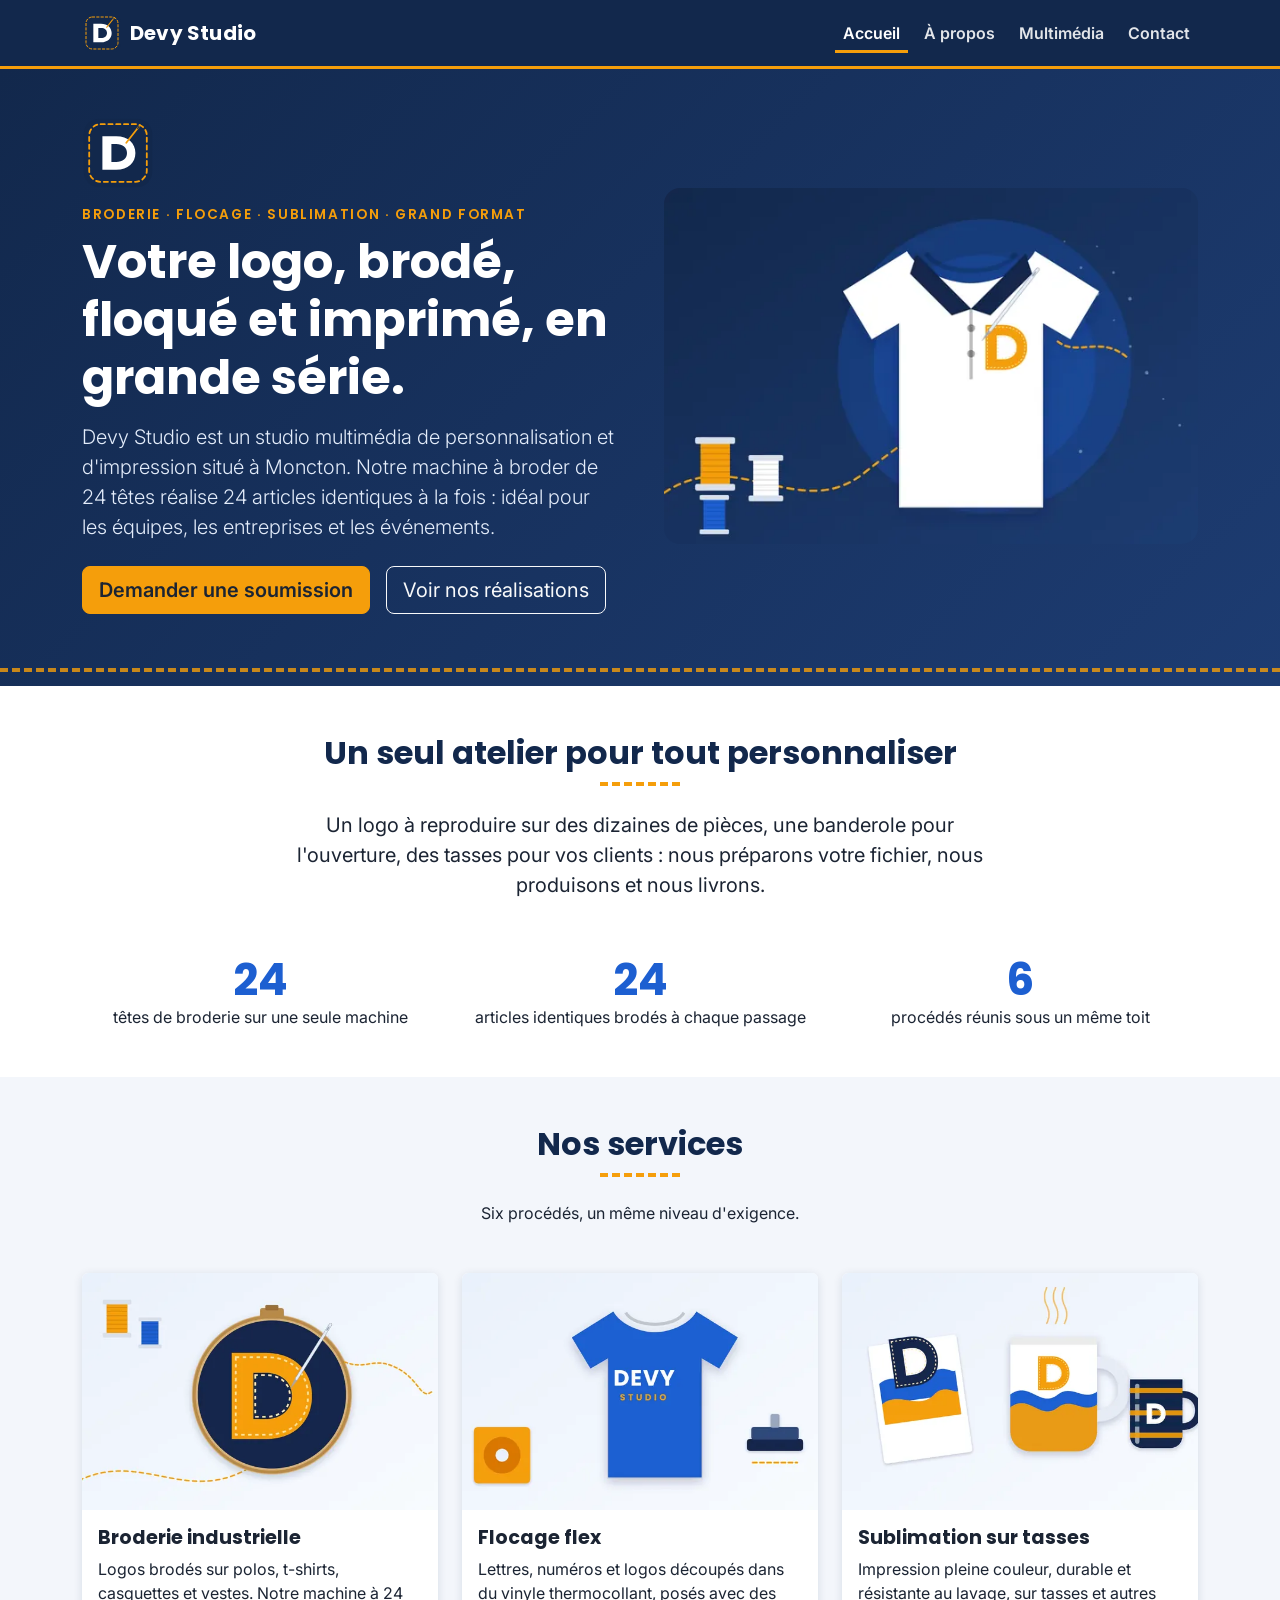
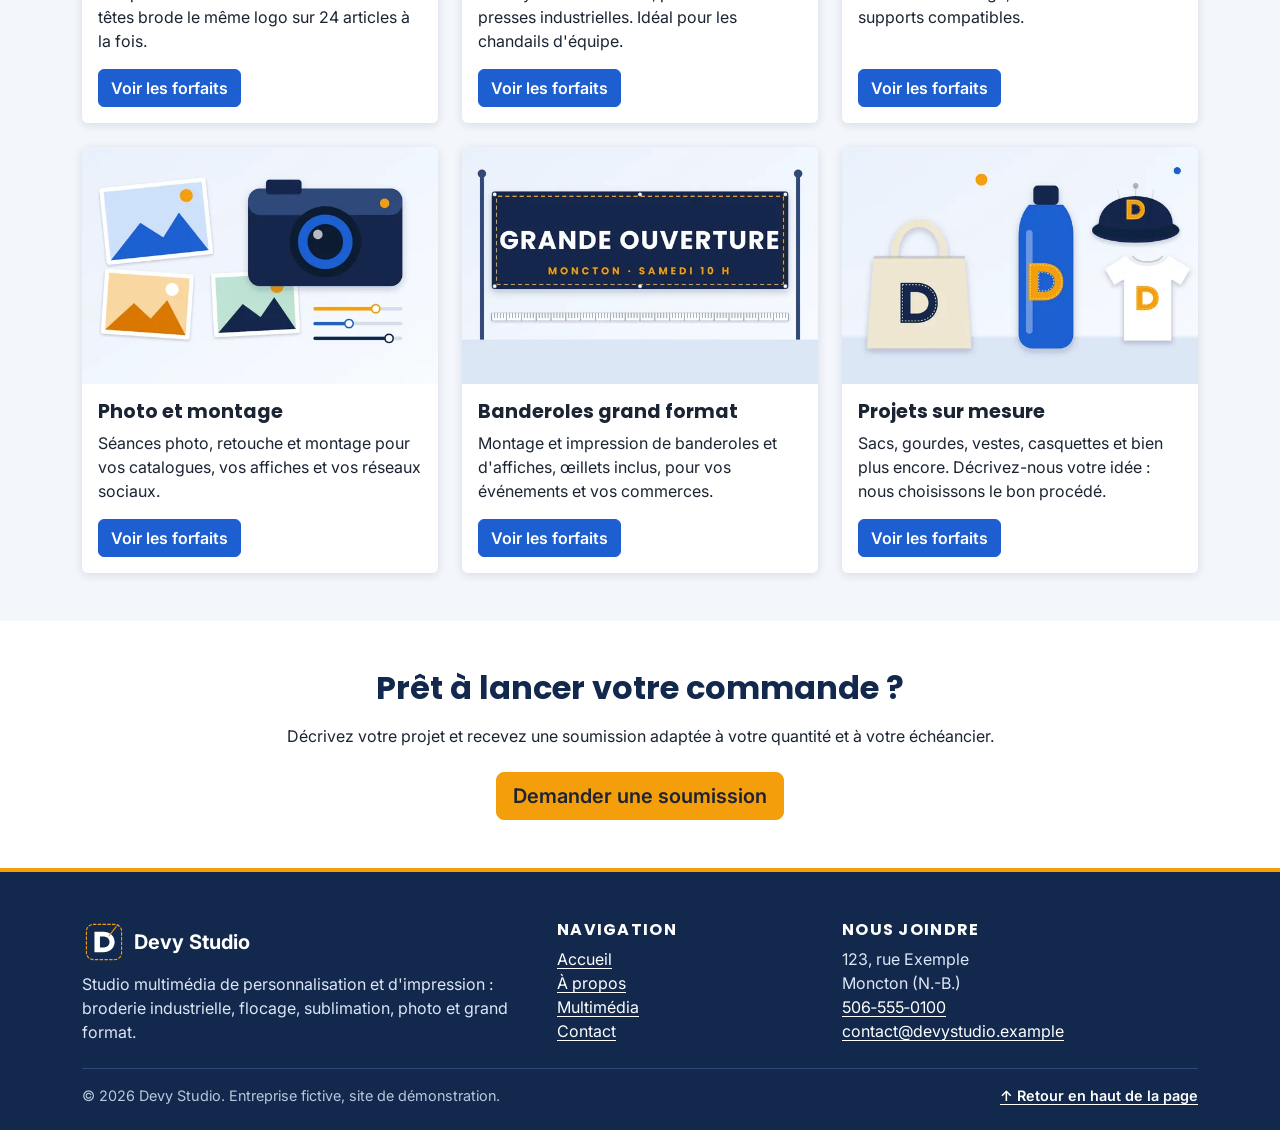
<file: index.html>
<!DOCTYPE html>
<html lang="fr">
<head>
    <meta charset="UTF-8">
    <meta name="viewport" content="width=device-width, initial-scale=1.0">
    <title>Broderie, flocage et impression à Moncton | Devy Studio</title>
    <meta name="description" content="Devy Studio : broderie industrielle 24 têtes, flocage flex, sublimation sur tasses, photo et banderoles à Moncton.">
    <meta name="theme-color" content="#12284C">
    <link rel="icon" type="image/svg+xml" href="images/logo.svg">
    <!-- Polices Google : Poppins (titres) et Inter (texte) -->
    <link rel="preconnect" href="https://fonts.googleapis.com">
    <link rel="preconnect" href="https://fonts.gstatic.com" crossorigin>
    <link href="https://fonts.googleapis.com/css2?family=Inter:wght@400;600&amp;family=Poppins:wght@600;700&amp;display=swap" rel="stylesheet">
    <!-- Bootstrap 5.3 -->
    <link href="https://cdn.jsdelivr.net/npm/bootstrap@5.3.8/dist/css/bootstrap.min.css" rel="stylesheet" integrity="sha384-sRIl4kxILFvY47J16cr9ZwB07vP4J8+LH7qKQnuqkuIAvNWLzeN8tE5YBujZqJLB" crossorigin="anonymous">
    <!-- Feuille de style personnalisée (chargée après Bootstrap pour pouvoir le personnaliser) -->
    <link rel="stylesheet" href="css/style.css">
</head>
<body id="haut">
    <a class="skip-link" href="#contenu">Aller au contenu principal</a>

    <!-- ===== EN-TÊTE ET NAVIGATION ===== -->
    <header class="site-header sticky-top">
        <nav class="navbar navbar-expand-lg bg-navy" data-bs-theme="dark" aria-label="Navigation principale">
            <div class="container">
                <a class="navbar-brand d-flex align-items-center gap-2" href="index.html">
                    <img src="images/logo.svg" alt="" width="40" height="40">
                    <span>Devy Studio</span>
                </a>
                <button class="navbar-toggler" type="button" data-bs-toggle="collapse" data-bs-target="#menuPrincipal"
                    aria-controls="menuPrincipal" aria-expanded="false" aria-label="Ouvrir ou fermer le menu">
                    <span class="navbar-toggler-icon"></span>
                </button>
                <div class="collapse navbar-collapse" id="menuPrincipal">
                    <ul class="navbar-nav ms-auto mb-2 mb-lg-0 gap-lg-2">
                        <li class="nav-item"><a class="nav-link active" href="index.html" aria-current="page">Accueil</a></li>
                        <li class="nav-item"><a class="nav-link" href="apropos.html">À propos</a></li>
                        <li class="nav-item"><a class="nav-link" href="multimedia.html">Multimédia</a></li>
                        <li class="nav-item"><a class="nav-link" href="contact.html">Contact</a></li>
                    </ul>
                </div>
            </div>
        </nav>
    </header>

    <main id="contenu" tabindex="-1">
        <!-- ===== HÉROS ===== -->
        <section class="hero pt-5 pb-5" aria-labelledby="titre-hero">
            <div class="container pb-4">
                <div class="row align-items-center g-4 g-lg-5">
                    <div class="col-12 col-lg-6">
                        <img src="images/logo.svg" alt="Logo de Devy Studio : la lettre D dans un carré bleu marine bordé de points de couture orange" width="72" height="72" class="mb-3">
                        <p class="eyebrow mb-2">Broderie · Flocage · Sublimation · Grand format</p>
                        <h1 id="titre-hero" class="display-5 mb-3">Votre logo, brodé, floqué et imprimé, en grande série.</h1>
                        <p class="lead mb-4">Devy Studio est un studio multimédia de personnalisation et d'impression situé à Moncton. Notre machine à broder de 24 têtes réalise 24 articles identiques à la fois : idéal pour les équipes, les entreprises et les événements.</p>
                        <div class="d-grid d-sm-flex gap-2 gap-sm-3">
                            <a class="btn btn-accent btn-lg" href="contact.html">Demander une soumission</a>
                            <a class="btn btn-outline-light btn-lg" href="multimedia.html">Voir nos réalisations</a>
                        </div>
                    </div>
                    <div class="col-12 col-lg-6 text-center">
                        <img src="images/hero-polo-600.webp" srcset="images/hero-polo-600.webp 600w, images/hero-polo-1200.webp 1200w" sizes="(min-width: 992px) 540px, 100vw" width="1200" height="800" alt="Polo blanc au col bleu marine portant un logo D brodé en orange, entouré de bobines de fil et d'une aiguille." class="img-fluid rounded-4" fetchpriority="high">
                    </div>
                </div>
            </div>
        </section>

        <!-- ===== INTRODUCTION ET CHIFFRES ===== -->
        <section class="py-5" aria-labelledby="titre-intro">
            <div class="container">
                <div class="row justify-content-center text-center">
                    <div class="col-12 col-lg-8">
                        <h2 id="titre-intro" class="section-title text-center">Un seul atelier pour tout personnaliser</h2>
                        <p class="fs-5 mt-4">Un logo à reproduire sur des dizaines de pièces, une banderole pour l'ouverture, des tasses pour vos clients : nous préparons votre fichier, nous produisons et nous livrons.</p>
                    </div>
                </div>
                <div class="row g-4 text-center mt-3">
                    <div class="col-12 col-sm-4">
                        <p class="stat-number">24</p>
                        <p class="mb-0">têtes de broderie sur une seule machine</p>
                    </div>
                    <div class="col-12 col-sm-4">
                        <p class="stat-number">24</p>
                        <p class="mb-0">articles identiques brodés à chaque passage</p>
                    </div>
                    <div class="col-12 col-sm-4">
                        <p class="stat-number">6</p>
                        <p class="mb-0">procédés réunis sous un même toit</p>
                    </div>
                </div>
            </div>
        </section>

        <!-- ===== SERVICES : grille Bootstrap 1 / 2 / 3 colonnes ===== -->
        <section id="services" class="py-5 bg-light-ds" aria-labelledby="titre-services">
            <div class="container">
                <h2 id="titre-services" class="section-title text-center mb-4">Nos services</h2>
                <p class="text-center mb-5">Six procédés, un même niveau d'exigence.</p>
                <div class="row g-4">
            <!-- Carte : Broderie industrielle -->
            <div class="col-12 col-md-6 col-lg-4">
                <article class="card service-card h-100">
                    <img src="images/service-broderie-600.webp" srcset="images/service-broderie-600.webp 600w, images/service-broderie-1200.webp 1200w" sizes="(min-width: 992px) 360px, (min-width: 768px) 50vw, 100vw" width="1200" height="800" alt="Cerceau de broderie avec un D orange cousu sur tissu bleu marine, aiguille et fil." class="card-img-top h-auto" loading="lazy">
                    <div class="card-body d-flex flex-column">
                        <h3 class="card-title">Broderie industrielle</h3>
                        <p class="card-text">Logos brodés sur polos, t-shirts, casquettes et vestes. Notre machine à 24 têtes brode le même logo sur 24 articles à la fois.</p>
                        <a class="btn btn-primary mt-auto align-self-start" href="apropos.html#forfaits">Voir les forfaits<span class="visually-hidden"> : Broderie industrielle</span></a>
                    </div>
                </article>
            </div>
            <!-- Carte : Flocage flex -->
            <div class="col-12 col-md-6 col-lg-4">
                <article class="card service-card h-100">
                    <img src="images/service-flocage-600.webp" srcset="images/service-flocage-600.webp 600w, images/service-flocage-1200.webp 1200w" sizes="(min-width: 992px) 360px, (min-width: 768px) 50vw, 100vw" width="1200" height="800" alt="T-shirt bleu portant le mot DEVY en vinyle blanc, avec un rouleau de vinyle orange et une presse à chaud." class="card-img-top h-auto" loading="lazy">
                    <div class="card-body d-flex flex-column">
                        <h3 class="card-title">Flocage flex</h3>
                        <p class="card-text">Lettres, numéros et logos découpés dans du vinyle thermocollant, posés avec des presses industrielles. Idéal pour les chandails d'équipe.</p>
                        <a class="btn btn-primary mt-auto align-self-start" href="apropos.html#forfaits">Voir les forfaits<span class="visually-hidden"> : Flocage flex</span></a>
                    </div>
                </article>
            </div>
            <!-- Carte : Sublimation sur tasses -->
            <div class="col-12 col-md-6 col-lg-4">
                <article class="card service-card h-100">
                    <img src="images/service-sublimation-600.webp" srcset="images/service-sublimation-600.webp 600w, images/service-sublimation-1200.webp 1200w" sizes="(min-width: 992px) 360px, (min-width: 768px) 50vw, 100vw" width="1200" height="800" alt="Feuille de transfert et deux tasses, une blanche et une bleu marine, imprimées par sublimation." class="card-img-top h-auto" loading="lazy">
                    <div class="card-body d-flex flex-column">
                        <h3 class="card-title">Sublimation sur tasses</h3>
                        <p class="card-text">Impression pleine couleur, durable et résistante au lavage, sur tasses et autres supports compatibles.</p>
                        <a class="btn btn-primary mt-auto align-self-start" href="apropos.html#forfaits">Voir les forfaits<span class="visually-hidden"> : Sublimation sur tasses</span></a>
                    </div>
                </article>
            </div>
            <!-- Carte : Photo et montage -->
            <div class="col-12 col-md-6 col-lg-4">
                <article class="card service-card h-100">
                    <img src="images/service-photo-600.webp" srcset="images/service-photo-600.webp 600w, images/service-photo-1200.webp 1200w" sizes="(min-width: 992px) 360px, (min-width: 768px) 50vw, 100vw" width="1200" height="800" alt="Appareil photo, trois photos imprimées et trois curseurs de retouche." class="card-img-top h-auto" loading="lazy">
                    <div class="card-body d-flex flex-column">
                        <h3 class="card-title">Photo et montage</h3>
                        <p class="card-text">Séances photo, retouche et montage pour vos catalogues, vos affiches et vos réseaux sociaux.</p>
                        <a class="btn btn-primary mt-auto align-self-start" href="apropos.html#forfaits">Voir les forfaits<span class="visually-hidden"> : Photo et montage</span></a>
                    </div>
                </article>
            </div>
            <!-- Carte : Banderoles grand format -->
            <div class="col-12 col-md-6 col-lg-4">
                <article class="card service-card h-100">
                    <img src="images/service-banderoles-600.webp" srcset="images/service-banderoles-600.webp 600w, images/service-banderoles-1200.webp 1200w" sizes="(min-width: 992px) 360px, (min-width: 768px) 50vw, 100vw" width="1200" height="800" alt="Banderole bleu marine « Grande ouverture » tendue entre deux poteaux, avec une règle graduée dessous." class="card-img-top h-auto" loading="lazy">
                    <div class="card-body d-flex flex-column">
                        <h3 class="card-title">Banderoles grand format</h3>
                        <p class="card-text">Montage et impression de banderoles et d'affiches, œillets inclus, pour vos événements et vos commerces.</p>
                        <a class="btn btn-primary mt-auto align-self-start" href="apropos.html#forfaits">Voir les forfaits<span class="visually-hidden"> : Banderoles grand format</span></a>
                    </div>
                </article>
            </div>
            <!-- Carte : Projets sur mesure -->
            <div class="col-12 col-md-6 col-lg-4">
                <article class="card service-card h-100">
                    <img src="images/service-sur-mesure-600.webp" srcset="images/service-sur-mesure-600.webp 600w, images/service-sur-mesure-1200.webp 1200w" sizes="(min-width: 992px) 360px, (min-width: 768px) 50vw, 100vw" width="1200" height="800" alt="Sac fourre-tout, gourde, casquette et t-shirt portant tous le logo D." class="card-img-top h-auto" loading="lazy">
                    <div class="card-body d-flex flex-column">
                        <h3 class="card-title">Projets sur mesure</h3>
                        <p class="card-text">Sacs, gourdes, vestes, casquettes et bien plus encore. Décrivez-nous votre idée : nous choisissons le bon procédé.</p>
                        <a class="btn btn-primary mt-auto align-self-start" href="apropos.html#forfaits">Voir les forfaits<span class="visually-hidden"> : Projets sur mesure</span></a>
                    </div>
                </article>
            </div>
                </div>
            </div>
        </section>

        <!-- ===== APPEL À L'ACTION ===== -->
        <section class="py-5" aria-labelledby="titre-cta">
            <div class="container text-center">
                <h2 id="titre-cta" class="mb-3">Prêt à lancer votre commande ?</h2>
                <p class="mb-4">Décrivez votre projet et recevez une soumission adaptée à votre quantité et à votre échéancier.</p>
                <a class="btn btn-accent btn-lg" href="contact.html">Demander une soumission</a>
            </div>
        </section>
    </main>

    <!-- ===== PIED DE PAGE ===== -->
    <footer class="site-footer">
        <div class="container">
            <div class="row g-4">
                <div class="col-12 col-md-5">
                    <p class="d-flex align-items-center gap-2 mb-2 fs-5 fw-bold text-white">
                        <img src="images/logo.svg" alt="" width="44" height="44">
                        Devy Studio
                    </p>
                    <p class="mb-0">Studio multimédia de personnalisation et d'impression : broderie industrielle, flocage, sublimation, photo et grand format.</p>
                </div>
                <div class="col-6 col-md-3">
                    <h2>Navigation</h2>
                    <ul class="list-unstyled mb-0">
                        <li><a href="index.html">Accueil</a></li>
                        <li><a href="apropos.html">À propos</a></li>
                        <li><a href="multimedia.html">Multimédia</a></li>
                        <li><a href="contact.html">Contact</a></li>
                    </ul>
                </div>
                <div class="col-6 col-md-4">
                    <h2>Nous joindre</h2>
                    <address>
                        123, rue Exemple<br>
                        Moncton (N.-B.)<br>
                        <a href="tel:+15065550100">506&#8209;555&#8209;0100</a><br>
                        <a href="mailto:contact@devystudio.example">contact@devystudio.example</a>
                    </address>
                </div>
            </div>
            <div class="legal d-flex flex-column flex-sm-row justify-content-between gap-2 mt-4 pt-3">
                <p class="mb-0">&copy; 2026 Devy Studio. Entreprise fictive, site de démonstration.</p>
                <p class="mb-0"><a class="retour-haut" href="#haut">&uarr; Retour en haut de la page</a></p>
            </div>
        </div>
    </footer>

    <!-- JavaScript de Bootstrap (menu hamburger, accordéon, fenêtre modale) -->
    <script src="https://cdn.jsdelivr.net/npm/bootstrap@5.3.8/dist/js/bootstrap.bundle.min.js" integrity="sha384-FKyoEForCGlyvwx9Hj09JcYn3nv7wiPVlz7YYwJrWVcXK/BmnVDxM+D2scQbITxI" crossorigin="anonymous"></script>
</body>
</html>
</file>
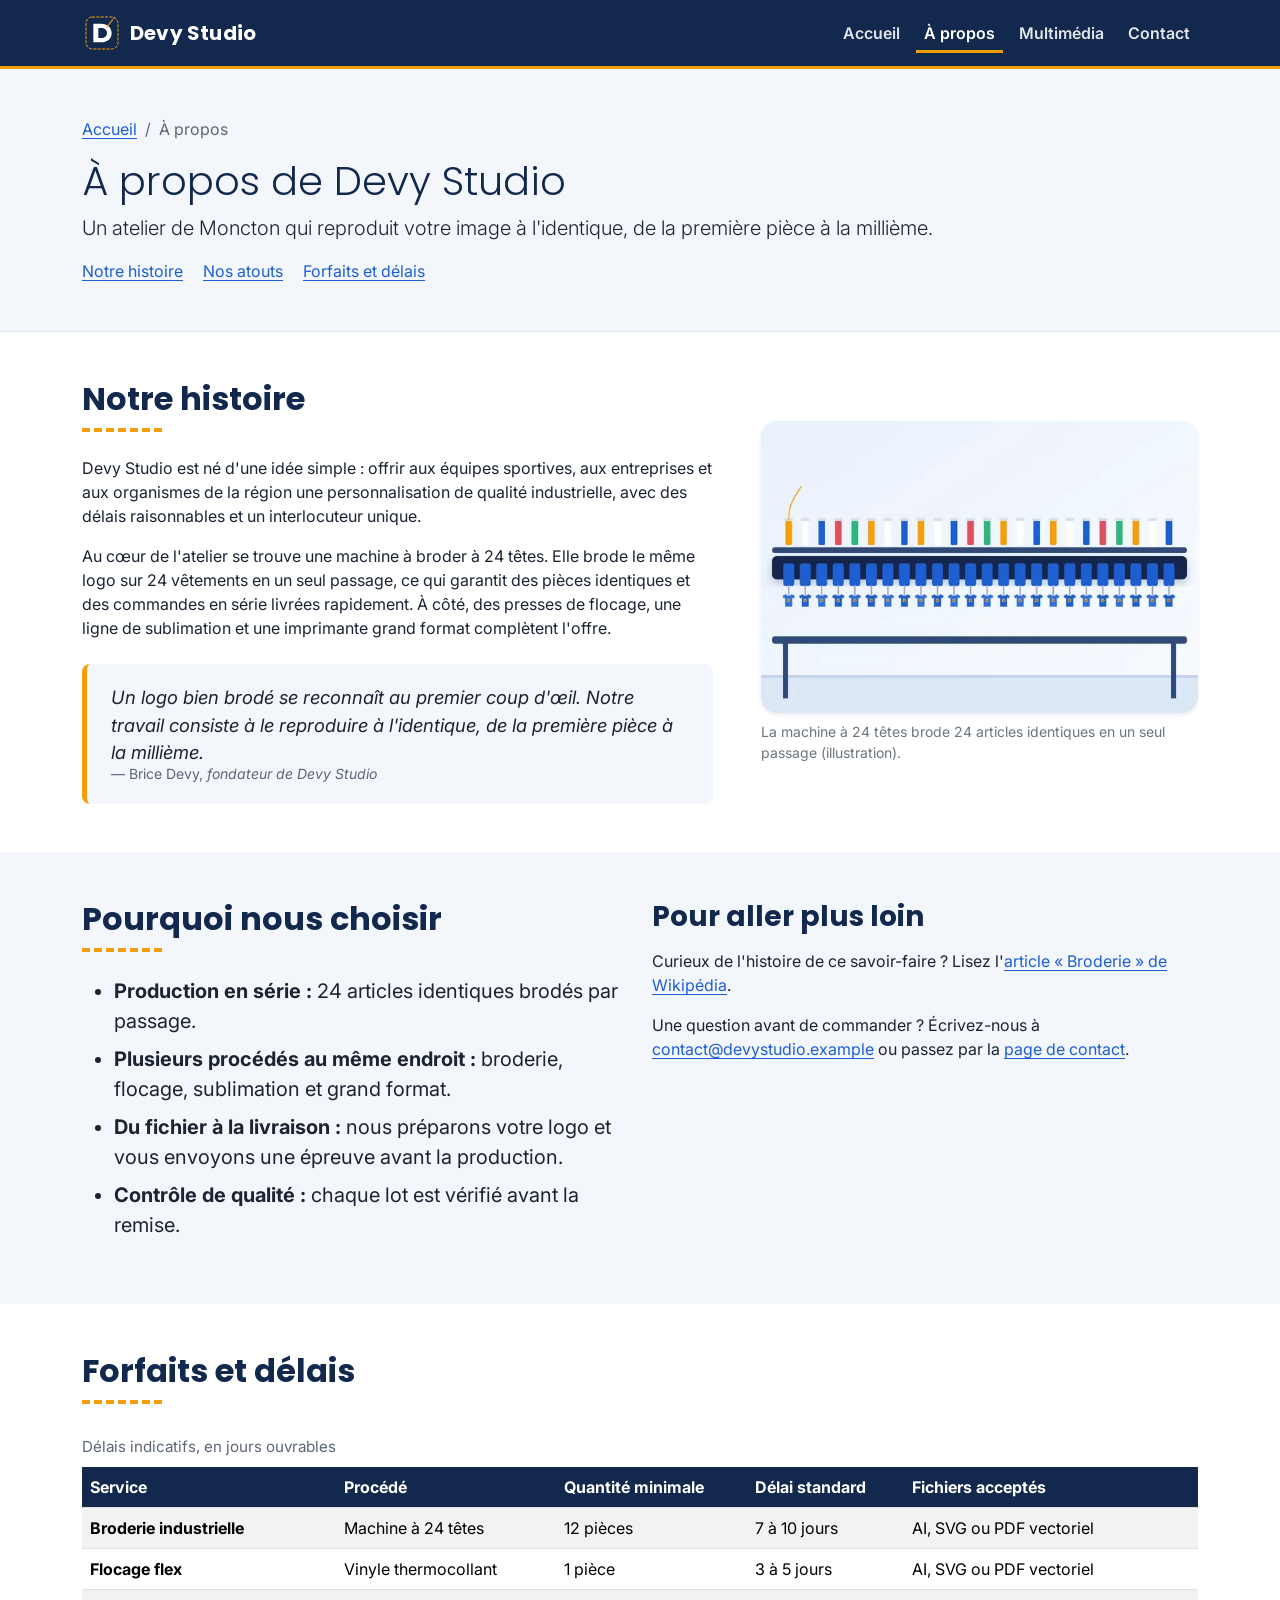
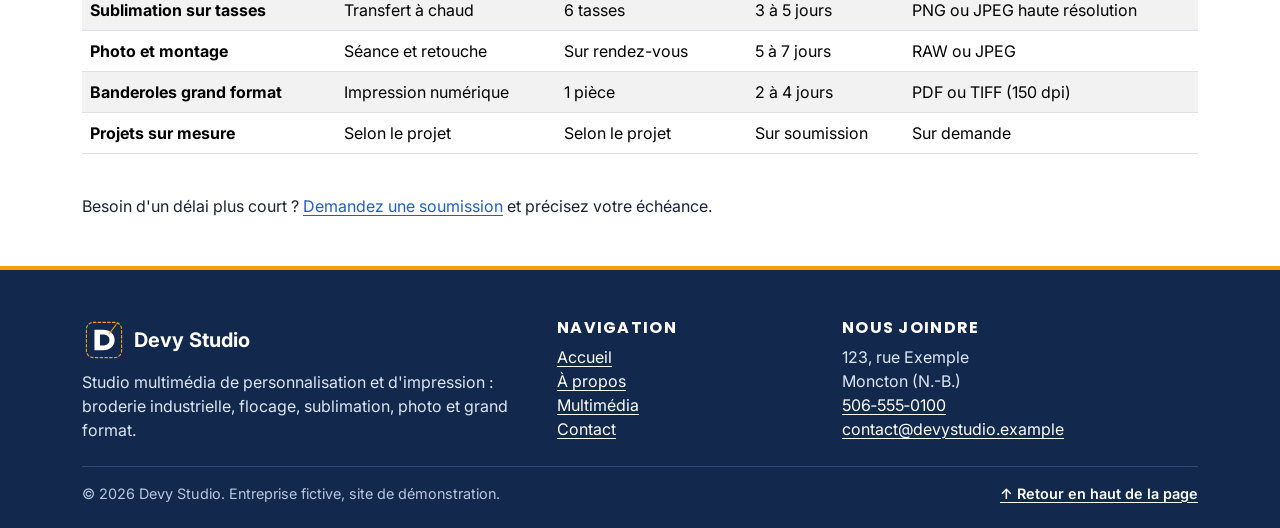
<file: apropos.html>
<!DOCTYPE html>
<html lang="fr">
<head>
    <meta charset="UTF-8">
    <meta name="viewport" content="width=device-width, initial-scale=1.0">
    <title>À propos | Devy Studio</title>
    <meta name="description" content="Découvrez Devy Studio, son atelier de Moncton, sa machine à broder de 24 têtes, ses forfaits et ses délais.">
    <meta name="theme-color" content="#12284C">
    <link rel="icon" type="image/svg+xml" href="images/logo.svg">
    <!-- Polices Google : Poppins (titres) et Inter (texte) -->
    <link rel="preconnect" href="https://fonts.googleapis.com">
    <link rel="preconnect" href="https://fonts.gstatic.com" crossorigin>
    <link href="https://fonts.googleapis.com/css2?family=Inter:wght@400;600&amp;family=Poppins:wght@600;700&amp;display=swap" rel="stylesheet">
    <!-- Bootstrap 5.3 -->
    <link href="https://cdn.jsdelivr.net/npm/bootstrap@5.3.8/dist/css/bootstrap.min.css" rel="stylesheet" integrity="sha384-sRIl4kxILFvY47J16cr9ZwB07vP4J8+LH7qKQnuqkuIAvNWLzeN8tE5YBujZqJLB" crossorigin="anonymous">
    <!-- Feuille de style personnalisée (chargée après Bootstrap pour pouvoir le personnaliser) -->
    <link rel="stylesheet" href="css/style.css">
</head>
<body id="haut">
    <a class="skip-link" href="#contenu">Aller au contenu principal</a>

    <!-- ===== EN-TÊTE ET NAVIGATION ===== -->
    <header class="site-header sticky-top">
        <nav class="navbar navbar-expand-lg bg-navy" data-bs-theme="dark" aria-label="Navigation principale">
            <div class="container">
                <a class="navbar-brand d-flex align-items-center gap-2" href="index.html">
                    <img src="images/logo.svg" alt="" width="40" height="40">
                    <span>Devy Studio</span>
                </a>
                <button class="navbar-toggler" type="button" data-bs-toggle="collapse" data-bs-target="#menuPrincipal"
                    aria-controls="menuPrincipal" aria-expanded="false" aria-label="Ouvrir ou fermer le menu">
                    <span class="navbar-toggler-icon"></span>
                </button>
                <div class="collapse navbar-collapse" id="menuPrincipal">
                    <ul class="navbar-nav ms-auto mb-2 mb-lg-0 gap-lg-2">
                        <li class="nav-item"><a class="nav-link" href="index.html">Accueil</a></li>
                        <li class="nav-item"><a class="nav-link active" href="apropos.html" aria-current="page">À propos</a></li>
                        <li class="nav-item"><a class="nav-link" href="multimedia.html">Multimédia</a></li>
                        <li class="nav-item"><a class="nav-link" href="contact.html">Contact</a></li>
                    </ul>
                </div>
            </div>
        </nav>
    </header>

    <main id="contenu" tabindex="-1">
        <!-- ===== EN-TÊTE DE PAGE ===== -->
        <section class="page-header py-4 py-lg-5">
            <div class="container">
                <nav aria-label="Fil d'Ariane">
                    <ol class="breadcrumb mb-3">
                        <li class="breadcrumb-item"><a href="index.html">Accueil</a></li>
                        <li class="breadcrumb-item active" aria-current="page">À propos</li>
                    </ol>
                </nav>
                <h1 class="display-6 mb-2">À propos de Devy Studio</h1>
                <p class="lead mb-3">Un atelier de Moncton qui reproduit votre image à l'identique, de la première pièce à la millième.</p>
                <!-- Ancres internes vers les sections de la page -->
                <ul class="list-inline mb-0">
                    <li class="list-inline-item me-3"><a href="#histoire">Notre histoire</a></li>
                    <li class="list-inline-item me-3"><a href="#atouts">Nos atouts</a></li>
                    <li class="list-inline-item"><a href="#forfaits">Forfaits et délais</a></li>
                </ul>
            </div>
        </section>

        <!-- ===== HISTOIRE ===== -->
        <section id="histoire" class="py-5" aria-labelledby="titre-histoire">
            <div class="container">
                <div class="row align-items-center g-4 g-lg-5">
                    <div class="col-12 col-lg-7">
                        <h2 id="titre-histoire" class="section-title mb-4">Notre histoire</h2>
                        <p>Devy Studio est né d'une idée simple : offrir aux équipes sportives, aux entreprises et aux organismes de la région une personnalisation de qualité industrielle, avec des délais raisonnables et un interlocuteur unique.</p>
                        <p>Au cœur de l'atelier se trouve une machine à broder à 24 têtes. Elle brode le même logo sur 24 vêtements en un seul passage, ce qui garantit des pièces identiques et des commandes en série livrées rapidement. À côté, des presses de flocage, une ligne de sublimation et une imprimante grand format complètent l'offre.</p>
                        <figure class="citation mt-4">
                            <blockquote class="blockquote">
                                <p>Un logo bien brodé se reconnaît au premier coup d'œil. Notre travail consiste à le reproduire à l'identique, de la première pièce à la millième.</p>
                            </blockquote>
                            <figcaption class="blockquote-footer">Brice Devy, <cite>fondateur de Devy Studio</cite></figcaption>
                        </figure>
                    </div>
                    <div class="col-12 col-lg-5">
                        <figure class="mb-0">
                            <img src="images/atelier-24-tetes-600.webp" srcset="images/atelier-24-tetes-600.webp 600w, images/atelier-24-tetes-1200.webp 1200w" sizes="(min-width: 992px) 440px, 100vw" width="1200" height="800" alt="Machine à broder à 24 têtes brodant le même logo D sur 24 t-shirts bleus en même temps." class="img-fluid rounded-4 shadow-sm" loading="lazy">
                            <figcaption class="small text-secondary mt-2">La machine à 24 têtes brode 24 articles identiques en un seul passage (illustration).</figcaption>
                        </figure>
                    </div>
                </div>
            </div>
        </section>

        <!-- ===== ATOUTS (liste) ===== -->
        <section id="atouts" class="py-5 bg-light-ds" aria-labelledby="titre-atouts">
            <div class="container">
                <div class="row g-4">
                    <div class="col-12 col-md-6">
                        <h2 id="titre-atouts" class="section-title mb-4">Pourquoi nous choisir</h2>
                        <ul class="fs-5">
                            <li class="mb-2"><strong>Production en série :</strong> 24 articles identiques brodés par passage.</li>
                            <li class="mb-2"><strong>Plusieurs procédés au même endroit :</strong> broderie, flocage, sublimation et grand format.</li>
                            <li class="mb-2"><strong>Du fichier à la livraison :</strong> nous préparons votre logo et vous envoyons une épreuve avant la production.</li>
                            <li><strong>Contrôle de qualité :</strong> chaque lot est vérifié avant la remise.</li>
                        </ul>
                    </div>
                    <div class="col-12 col-md-6">
                        <h2 class="h3 mb-3">Pour aller plus loin</h2>
                        <p>Curieux de l'histoire de ce savoir-faire ? Lisez l'<a href="https://fr.wikipedia.org/wiki/Broderie" target="_blank" rel="noopener noreferrer">article « Broderie » de Wikipédia<span class="visually-hidden"> (s'ouvre dans un nouvel onglet)</span></a>.</p>
                        <p class="mb-0">Une question avant de commander ? Écrivez-nous à <a href="mailto:contact@devystudio.example?subject=Question%20avant%20commande">contact@devystudio.example</a> ou passez par la <a href="contact.html">page de contact</a>.</p>
                    </div>
                </div>
            </div>
        </section>

        <!-- ===== TABLEAU : forfaits et délais ===== -->
        <section id="forfaits" class="py-5" aria-labelledby="titre-forfaits">
            <div class="container">
                <h2 id="titre-forfaits" class="section-title mb-4">Forfaits et délais</h2>
                <p class="small text-secondary d-lg-none mb-2">Faites glisser le tableau vers la gauche pour voir toutes les colonnes.</p>
                <!-- .table-responsive : le tableau défile dans son conteneur sur téléphone, sans faire défiler la page.
                     tabindex et role permettent de le faire défiler au clavier. -->
                <section class="table-responsive" tabindex="0" aria-label="Tableau des forfaits et des délais par service">
                    <table class="table table-ds table-striped table-hover align-middle">
                        <caption class="caption-top">Délais indicatifs, en jours ouvrables</caption>
                        <thead>
                            <tr>
                                <th scope="col">Service</th>
                                <th scope="col">Procédé</th>
                                <th scope="col">Quantité minimale</th>
                                <th scope="col">Délai standard</th>
                                <th scope="col">Fichiers acceptés</th>
                            </tr>
                        </thead>
                        <tbody>
                            <tr>
                                <th scope="row">Broderie industrielle</th>
                                <td>Machine à 24 têtes</td>
                                <td>12 pièces</td>
                                <td>7 à 10 jours</td>
                                <td>AI, SVG ou PDF vectoriel</td>
                            </tr>
                            <tr>
                                <th scope="row">Flocage flex</th>
                                <td>Vinyle thermocollant</td>
                                <td>1 pièce</td>
                                <td>3 à 5 jours</td>
                                <td>AI, SVG ou PDF vectoriel</td>
                            </tr>
                            <tr>
                                <th scope="row">Sublimation sur tasses</th>
                                <td>Transfert à chaud</td>
                                <td>6 tasses</td>
                                <td>3 à 5 jours</td>
                                <td>PNG ou JPEG haute résolution</td>
                            </tr>
                            <tr>
                                <th scope="row">Photo et montage</th>
                                <td>Séance et retouche</td>
                                <td>Sur rendez-vous</td>
                                <td>5 à 7 jours</td>
                                <td>RAW ou JPEG</td>
                            </tr>
                            <tr>
                                <th scope="row">Banderoles grand format</th>
                                <td>Impression numérique</td>
                                <td>1 pièce</td>
                                <td>2 à 4 jours</td>
                                <td>PDF ou TIFF (150 dpi)</td>
                            </tr>
                            <tr>
                                <th scope="row">Projets sur mesure</th>
                                <td>Selon le projet</td>
                                <td>Selon le projet</td>
                                <td>Sur soumission</td>
                                <td>Sur demande</td>
                            </tr>
                        </tbody>
                    </table>
                </section>
                <p class="mt-4 mb-0">Besoin d'un délai plus court ? <a href="contact.html">Demandez une soumission</a> et précisez votre échéance.</p>
            </div>
        </section>
    </main>

    <!-- ===== PIED DE PAGE ===== -->
    <footer class="site-footer">
        <div class="container">
            <div class="row g-4">
                <div class="col-12 col-md-5">
                    <p class="d-flex align-items-center gap-2 mb-2 fs-5 fw-bold text-white">
                        <img src="images/logo.svg" alt="" width="44" height="44">
                        Devy Studio
                    </p>
                    <p class="mb-0">Studio multimédia de personnalisation et d'impression : broderie industrielle, flocage, sublimation, photo et grand format.</p>
                </div>
                <div class="col-6 col-md-3">
                    <h2>Navigation</h2>
                    <ul class="list-unstyled mb-0">
                        <li><a href="index.html">Accueil</a></li>
                        <li><a href="apropos.html">À propos</a></li>
                        <li><a href="multimedia.html">Multimédia</a></li>
                        <li><a href="contact.html">Contact</a></li>
                    </ul>
                </div>
                <div class="col-6 col-md-4">
                    <h2>Nous joindre</h2>
                    <address>
                        123, rue Exemple<br>
                        Moncton (N.-B.)<br>
                        <a href="tel:+15065550100">506&#8209;555&#8209;0100</a><br>
                        <a href="mailto:contact@devystudio.example">contact@devystudio.example</a>
                    </address>
                </div>
            </div>
            <div class="legal d-flex flex-column flex-sm-row justify-content-between gap-2 mt-4 pt-3">
                <p class="mb-0">&copy; 2026 Devy Studio. Entreprise fictive, site de démonstration.</p>
                <p class="mb-0"><a class="retour-haut" href="#haut">&uarr; Retour en haut de la page</a></p>
            </div>
        </div>
    </footer>

    <!-- JavaScript de Bootstrap (menu hamburger, accordéon, fenêtre modale) -->
    <script src="https://cdn.jsdelivr.net/npm/bootstrap@5.3.8/dist/js/bootstrap.bundle.min.js" integrity="sha384-FKyoEForCGlyvwx9Hj09JcYn3nv7wiPVlz7YYwJrWVcXK/BmnVDxM+D2scQbITxI" crossorigin="anonymous"></script>
</body>
</html>
</file>
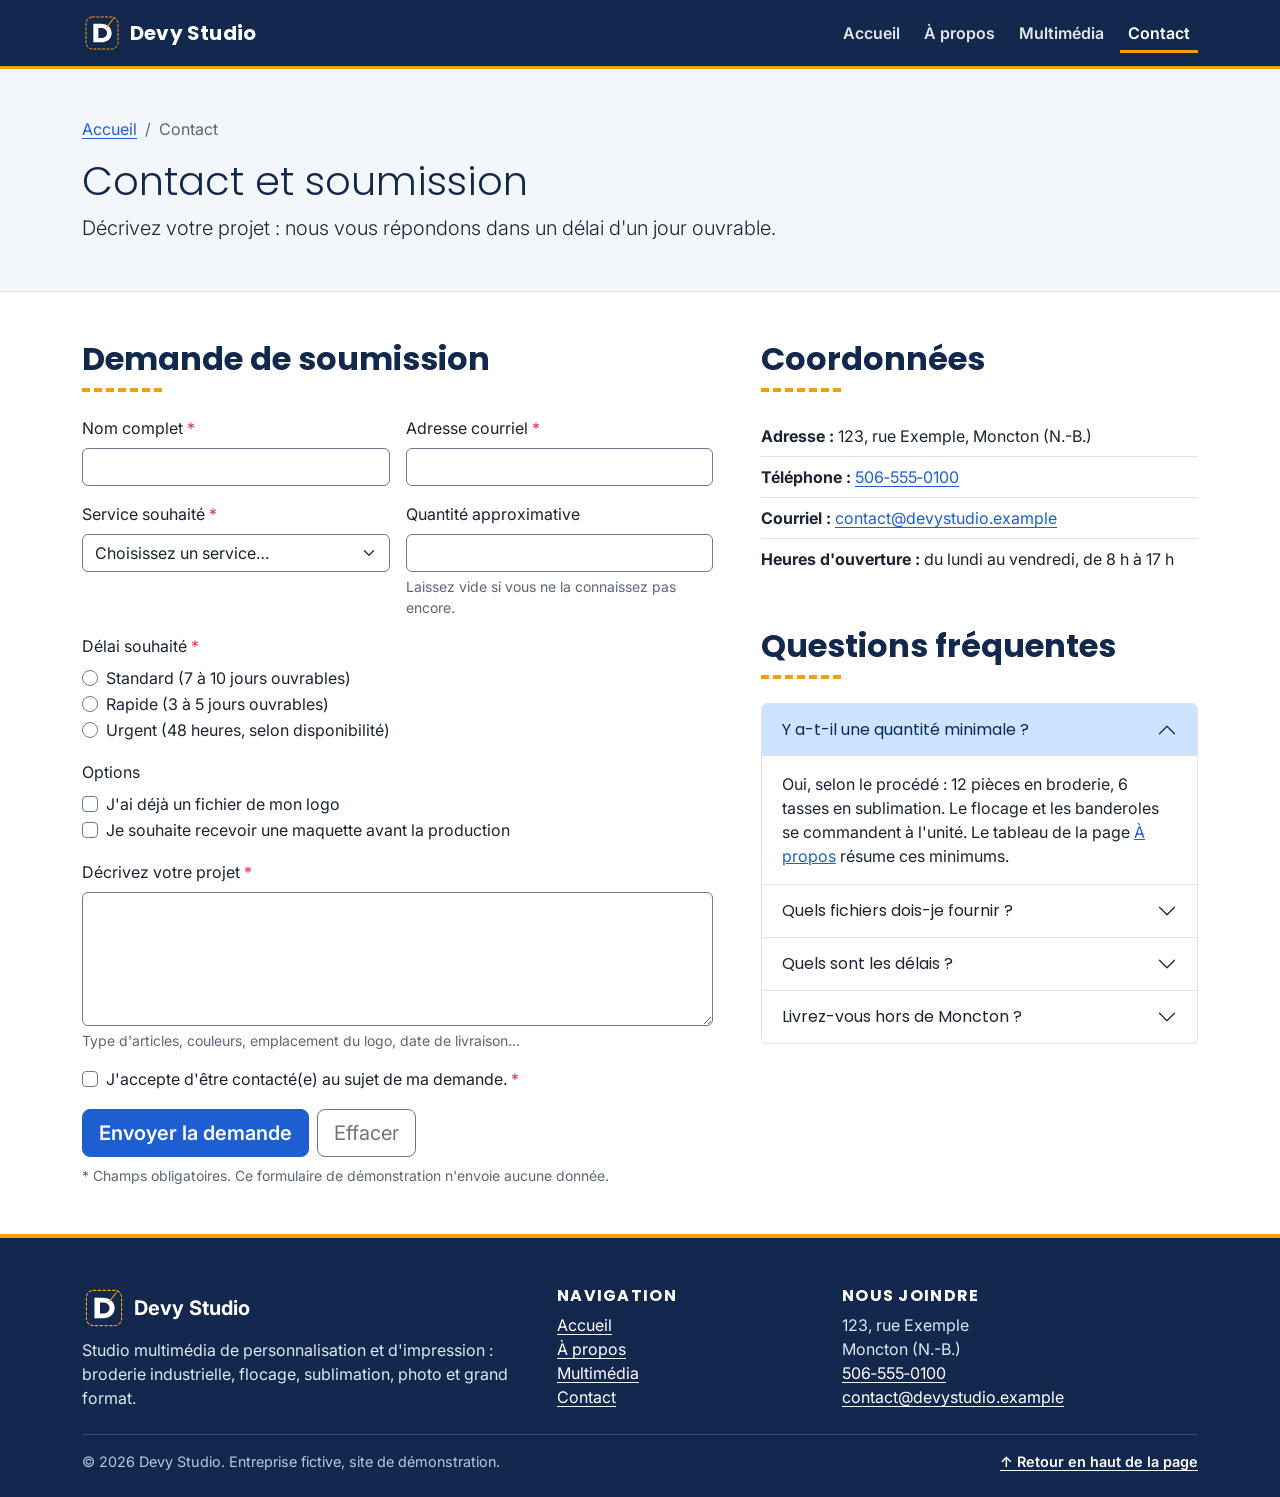
<file: contact.html>
<!DOCTYPE html>
<html lang="fr">
<head>
    <meta charset="UTF-8">
    <meta name="viewport" content="width=device-width, initial-scale=1.0">
    <title>Contact et soumission | Devy Studio</title>
    <meta name="description" content="Demandez une soumission à Devy Studio : formulaire de contact, coordonnées et questions fréquentes.">
    <meta name="theme-color" content="#12284C">
    <link rel="icon" type="image/svg+xml" href="images/logo.svg">
    <!-- Polices Google : Poppins (titres) et Inter (texte) -->
    <link rel="preconnect" href="https://fonts.googleapis.com">
    <link rel="preconnect" href="https://fonts.gstatic.com" crossorigin>
    <link href="https://fonts.googleapis.com/css2?family=Inter:wght@400;600&amp;family=Poppins:wght@600;700&amp;display=swap" rel="stylesheet">
    <!-- Bootstrap 5.3 -->
    <link href="https://cdn.jsdelivr.net/npm/bootstrap@5.3.8/dist/css/bootstrap.min.css" rel="stylesheet" integrity="sha384-sRIl4kxILFvY47J16cr9ZwB07vP4J8+LH7qKQnuqkuIAvNWLzeN8tE5YBujZqJLB" crossorigin="anonymous">
    <!-- Feuille de style personnalisée (chargée après Bootstrap pour pouvoir le personnaliser) -->
    <link rel="stylesheet" href="css/style.css">
</head>
<body id="haut">
    <a class="skip-link" href="#contenu">Aller au contenu principal</a>

    <!-- ===== EN-TÊTE ET NAVIGATION ===== -->
    <header class="site-header sticky-top">
        <nav class="navbar navbar-expand-lg bg-navy" data-bs-theme="dark" aria-label="Navigation principale">
            <div class="container">
                <a class="navbar-brand d-flex align-items-center gap-2" href="index.html">
                    <img src="images/logo.svg" alt="" width="40" height="40">
                    <span>Devy Studio</span>
                </a>
                <button class="navbar-toggler" type="button" data-bs-toggle="collapse" data-bs-target="#menuPrincipal"
                    aria-controls="menuPrincipal" aria-expanded="false" aria-label="Ouvrir ou fermer le menu">
                    <span class="navbar-toggler-icon"></span>
                </button>
                <div class="collapse navbar-collapse" id="menuPrincipal">
                    <ul class="navbar-nav ms-auto mb-2 mb-lg-0 gap-lg-2">
                        <li class="nav-item"><a class="nav-link" href="index.html">Accueil</a></li>
                        <li class="nav-item"><a class="nav-link" href="apropos.html">À propos</a></li>
                        <li class="nav-item"><a class="nav-link" href="multimedia.html">Multimédia</a></li>
                        <li class="nav-item"><a class="nav-link active" href="contact.html" aria-current="page">Contact</a></li>
                    </ul>
                </div>
            </div>
        </nav>
    </header>

    <main id="contenu" tabindex="-1">
        <!-- ===== EN-TÊTE DE PAGE ===== -->
        <section class="page-header py-4 py-lg-5">
            <div class="container">
                <nav aria-label="Fil d'Ariane">
                    <ol class="breadcrumb mb-3">
                        <li class="breadcrumb-item"><a href="index.html">Accueil</a></li>
                        <li class="breadcrumb-item active" aria-current="page">Contact</li>
                    </ol>
                </nav>
                <h1 class="display-6 mb-2">Contact et soumission</h1>
                <p class="lead mb-0">Décrivez votre projet : nous vous répondons dans un délai d'un jour ouvrable.</p>
            </div>
        </section>

        <section class="py-5" aria-label="Formulaire et coordonnées">
            <div class="container">
                <div class="row g-4 g-xl-5">
                    <!-- ===== FORMULAIRE ===== -->
                    <div class="col-12 col-lg-7">
                        <h2 class="section-title mb-4">Demande de soumission</h2>

                        <!-- Message de confirmation (affiché par js/contact.js) -->
                        <div id="confirmation" class="alert alert-success d-none" role="alert" tabindex="-1">
                            <strong>Merci !</strong> Votre demande a bien été enregistrée. Nous vous répondrons sous peu.
                        </div>

                        <form id="formContact" class="needs-validation" novalidate>
                            <div class="row g-3">
                                <div class="col-12 col-md-6">
                                    <label for="nom" class="form-label">Nom complet <span class="text-danger" aria-hidden="true">*</span></label>
                                    <input type="text" class="form-control" id="nom" name="nom" autocomplete="name" required>
                                    <div class="invalid-feedback">Veuillez indiquer votre nom.</div>
                                </div>
                                <div class="col-12 col-md-6">
                                    <label for="courriel" class="form-label">Adresse courriel <span class="text-danger" aria-hidden="true">*</span></label>
                                    <input type="email" class="form-control" id="courriel" name="courriel" autocomplete="email" required>
                                    <div class="invalid-feedback">Veuillez entrer une adresse courriel valide.</div>
                                </div>
                                <div class="col-12 col-md-6">
                                    <label for="service" class="form-label">Service souhaité <span class="text-danger" aria-hidden="true">*</span></label>
                                    <select class="form-select" id="service" name="service" required>
                                        <option value="" selected disabled>Choisissez un service…</option>
                                        <option>Broderie industrielle</option>
                                        <option>Flocage flex</option>
                                        <option>Sublimation sur tasses</option>
                                        <option>Photo et montage</option>
                                        <option>Banderoles grand format</option>
                                        <option>Projet sur mesure</option>
                                    </select>
                                    <div class="invalid-feedback">Veuillez choisir un service.</div>
                                </div>
                                <div class="col-12 col-md-6">
                                    <label for="quantite" class="form-label">Quantité approximative</label>
                                    <input type="number" class="form-control" id="quantite" name="quantite" min="1" inputmode="numeric" aria-describedby="aide-quantite">
                                    <div id="aide-quantite" class="form-text">Laissez vide si vous ne la connaissez pas encore.</div>
                                </div>

                                <fieldset class="col-12">
                                    <legend class="form-label fs-6">Délai souhaité <span class="text-danger" aria-hidden="true">*</span></legend>
                                    <div class="form-check">
                                        <input class="form-check-input" type="radio" name="delai" id="delai-standard" value="standard" required>
                                        <label class="form-check-label" for="delai-standard">Standard (7 à 10 jours ouvrables)</label>
                                    </div>
                                    <div class="form-check">
                                        <input class="form-check-input" type="radio" name="delai" id="delai-rapide" value="rapide">
                                        <label class="form-check-label" for="delai-rapide">Rapide (3 à 5 jours ouvrables)</label>
                                    </div>
                                    <div class="form-check">
                                        <input class="form-check-input" type="radio" name="delai" id="delai-urgent" value="urgent">
                                        <label class="form-check-label" for="delai-urgent">Urgent (48 heures, selon disponibilité)</label>
                                    </div>
                                    <div class="invalid-feedback" id="erreur-delai">Veuillez choisir un délai.</div>
                                </fieldset>

                                <fieldset class="col-12">
                                    <legend class="form-label fs-6">Options</legend>
                                    <div class="form-check">
                                        <input class="form-check-input" type="checkbox" id="fichier-pret" name="fichier-pret" value="oui">
                                        <label class="form-check-label" for="fichier-pret">J'ai déjà un fichier de mon logo</label>
                                    </div>
                                    <div class="form-check">
                                        <input class="form-check-input" type="checkbox" id="maquette" name="maquette" value="oui">
                                        <label class="form-check-label" for="maquette">Je souhaite recevoir une maquette avant la production</label>
                                    </div>
                                </fieldset>

                                <div class="col-12">
                                    <label for="message" class="form-label">Décrivez votre projet <span class="text-danger" aria-hidden="true">*</span></label>
                                    <textarea class="form-control" id="message" name="message" rows="5" minlength="10" required aria-describedby="aide-message"></textarea>
                                    <div id="aide-message" class="form-text">Type d'articles, couleurs, emplacement du logo, date de livraison…</div>
                                    <div class="invalid-feedback">Veuillez décrire votre projet (10 caractères minimum).</div>
                                </div>

                                <div class="col-12">
                                    <div class="form-check">
                                        <input class="form-check-input" type="checkbox" id="consentement" name="consentement" required>
                                        <label class="form-check-label" for="consentement">J'accepte d'être contacté(e) au sujet de ma demande. <span class="text-danger" aria-hidden="true">*</span></label>
                                        <div class="invalid-feedback">Votre accord est nécessaire pour traiter la demande.</div>
                                    </div>
                                </div>

                                <div class="col-12 d-grid d-sm-flex gap-2 align-items-center">
                                    <button type="submit" class="btn btn-primary btn-lg">Envoyer la demande</button>
                                    <button type="reset" class="btn btn-outline-secondary btn-lg">Effacer</button>
                                </div>
                                <p class="form-text mb-0" id="etat-brouillon" role="status"></p>
                                <p class="form-text mb-0"><span aria-hidden="true">*</span> Champs obligatoires. Ce formulaire de démonstration n'envoie aucune donnée.</p>
                            </div>
                        </form>
                    </div>

                    <!-- ===== COORDONNÉES ET FAQ ===== -->
                    <div class="col-12 col-lg-5">
                        <h2 class="section-title mb-4">Coordonnées</h2>
                        <ul class="list-group list-group-flush mb-5">
                            <li class="list-group-item px-0"><strong>Adresse :</strong> 123, rue Exemple, Moncton (N.-B.)</li>
                            <li class="list-group-item px-0"><strong>Téléphone :</strong> <a href="tel:+15065550100">506&#8209;555&#8209;0100</a></li>
                            <li class="list-group-item px-0"><strong>Courriel :</strong> <a href="mailto:contact@devystudio.example">contact@devystudio.example</a></li>
                            <li class="list-group-item px-0"><strong>Heures d'ouverture :</strong> du lundi au vendredi, de 8 h à 17 h</li>
                        </ul>

                        <h2 class="section-title mb-4">Questions fréquentes</h2>
                        <div class="accordion" id="faq">
                        <div class="accordion-item">
                            <h3 class="accordion-header">
                                <button class="accordion-button" type="button" data-bs-toggle="collapse" data-bs-target="#faq0" aria-expanded="true" aria-controls="faq0">Y a-t-il une quantité minimale ?</button>
                            </h3>
                            <div id="faq0" class="accordion-collapse collapse show" data-bs-parent="#faq">
                                <div class="accordion-body">Oui, selon le procédé : 12 pièces en broderie, 6 tasses en sublimation. Le flocage et les banderoles se commandent à l'unité. Le tableau de la page <a href="apropos.html#forfaits">À propos</a> résume ces minimums.</div>
                            </div>
                        </div>
                        <div class="accordion-item">
                            <h3 class="accordion-header">
                                <button class="accordion-button collapsed" type="button" data-bs-toggle="collapse" data-bs-target="#faq1" aria-expanded="false" aria-controls="faq1">Quels fichiers dois-je fournir ?</button>
                            </h3>
                            <div id="faq1" class="accordion-collapse collapse" data-bs-parent="#faq">
                                <div class="accordion-body">Un logo vectoriel (AI, SVG ou PDF) donne le meilleur résultat. À défaut, un PNG ou un JPEG en haute résolution suffit : nous le préparons pour la production.</div>
                            </div>
                        </div>
                        <div class="accordion-item">
                            <h3 class="accordion-header">
                                <button class="accordion-button collapsed" type="button" data-bs-toggle="collapse" data-bs-target="#faq2" aria-expanded="false" aria-controls="faq2">Quels sont les délais ?</button>
                            </h3>
                            <div id="faq2" class="accordion-collapse collapse" data-bs-parent="#faq">
                                <div class="accordion-body">Comptez de 2 à 10 jours ouvrables selon le service. Choisissez « Rapide » ou « Urgent » dans le formulaire si votre échéance est serrée.</div>
                            </div>
                        </div>
                        <div class="accordion-item">
                            <h3 class="accordion-header">
                                <button class="accordion-button collapsed" type="button" data-bs-toggle="collapse" data-bs-target="#faq3" aria-expanded="false" aria-controls="faq3">Livrez-vous hors de Moncton ?</button>
                            </h3>
                            <div id="faq3" class="accordion-collapse collapse" data-bs-parent="#faq">
                                <div class="accordion-body">Oui, les commandes sont expédiées partout au Nouveau-Brunswick et dans les autres provinces. La remise en atelier reste possible sur rendez-vous.</div>
                            </div>
                        </div>
                        </div>
                    </div>
                </div>
            </div>
        </section>
    </main>

    <!-- ===== PIED DE PAGE ===== -->
    <footer class="site-footer">
        <div class="container">
            <div class="row g-4">
                <div class="col-12 col-md-5">
                    <p class="d-flex align-items-center gap-2 mb-2 fs-5 fw-bold text-white">
                        <img src="images/logo.svg" alt="" width="44" height="44">
                        Devy Studio
                    </p>
                    <p class="mb-0">Studio multimédia de personnalisation et d'impression : broderie industrielle, flocage, sublimation, photo et grand format.</p>
                </div>
                <div class="col-6 col-md-3">
                    <h2>Navigation</h2>
                    <ul class="list-unstyled mb-0">
                        <li><a href="index.html">Accueil</a></li>
                        <li><a href="apropos.html">À propos</a></li>
                        <li><a href="multimedia.html">Multimédia</a></li>
                        <li><a href="contact.html">Contact</a></li>
                    </ul>
                </div>
                <div class="col-6 col-md-4">
                    <h2>Nous joindre</h2>
                    <address>
                        123, rue Exemple<br>
                        Moncton (N.-B.)<br>
                        <a href="tel:+15065550100">506&#8209;555&#8209;0100</a><br>
                        <a href="mailto:contact@devystudio.example">contact@devystudio.example</a>
                    </address>
                </div>
            </div>
            <div class="legal d-flex flex-column flex-sm-row justify-content-between gap-2 mt-4 pt-3">
                <p class="mb-0">&copy; 2026 Devy Studio. Entreprise fictive, site de démonstration.</p>
                <p class="mb-0"><a class="retour-haut" href="#haut">&uarr; Retour en haut de la page</a></p>
            </div>
        </div>
    </footer>

    <!-- JavaScript de Bootstrap (menu hamburger, accordéon, fenêtre modale) -->
    <script src="https://cdn.jsdelivr.net/npm/bootstrap@5.3.8/dist/js/bootstrap.bundle.min.js" integrity="sha384-FKyoEForCGlyvwx9Hj09JcYn3nv7wiPVlz7YYwJrWVcXK/BmnVDxM+D2scQbITxI" crossorigin="anonymous"></script>
    <script src="js/contact.js"></script>
</body>
</html>
</file>
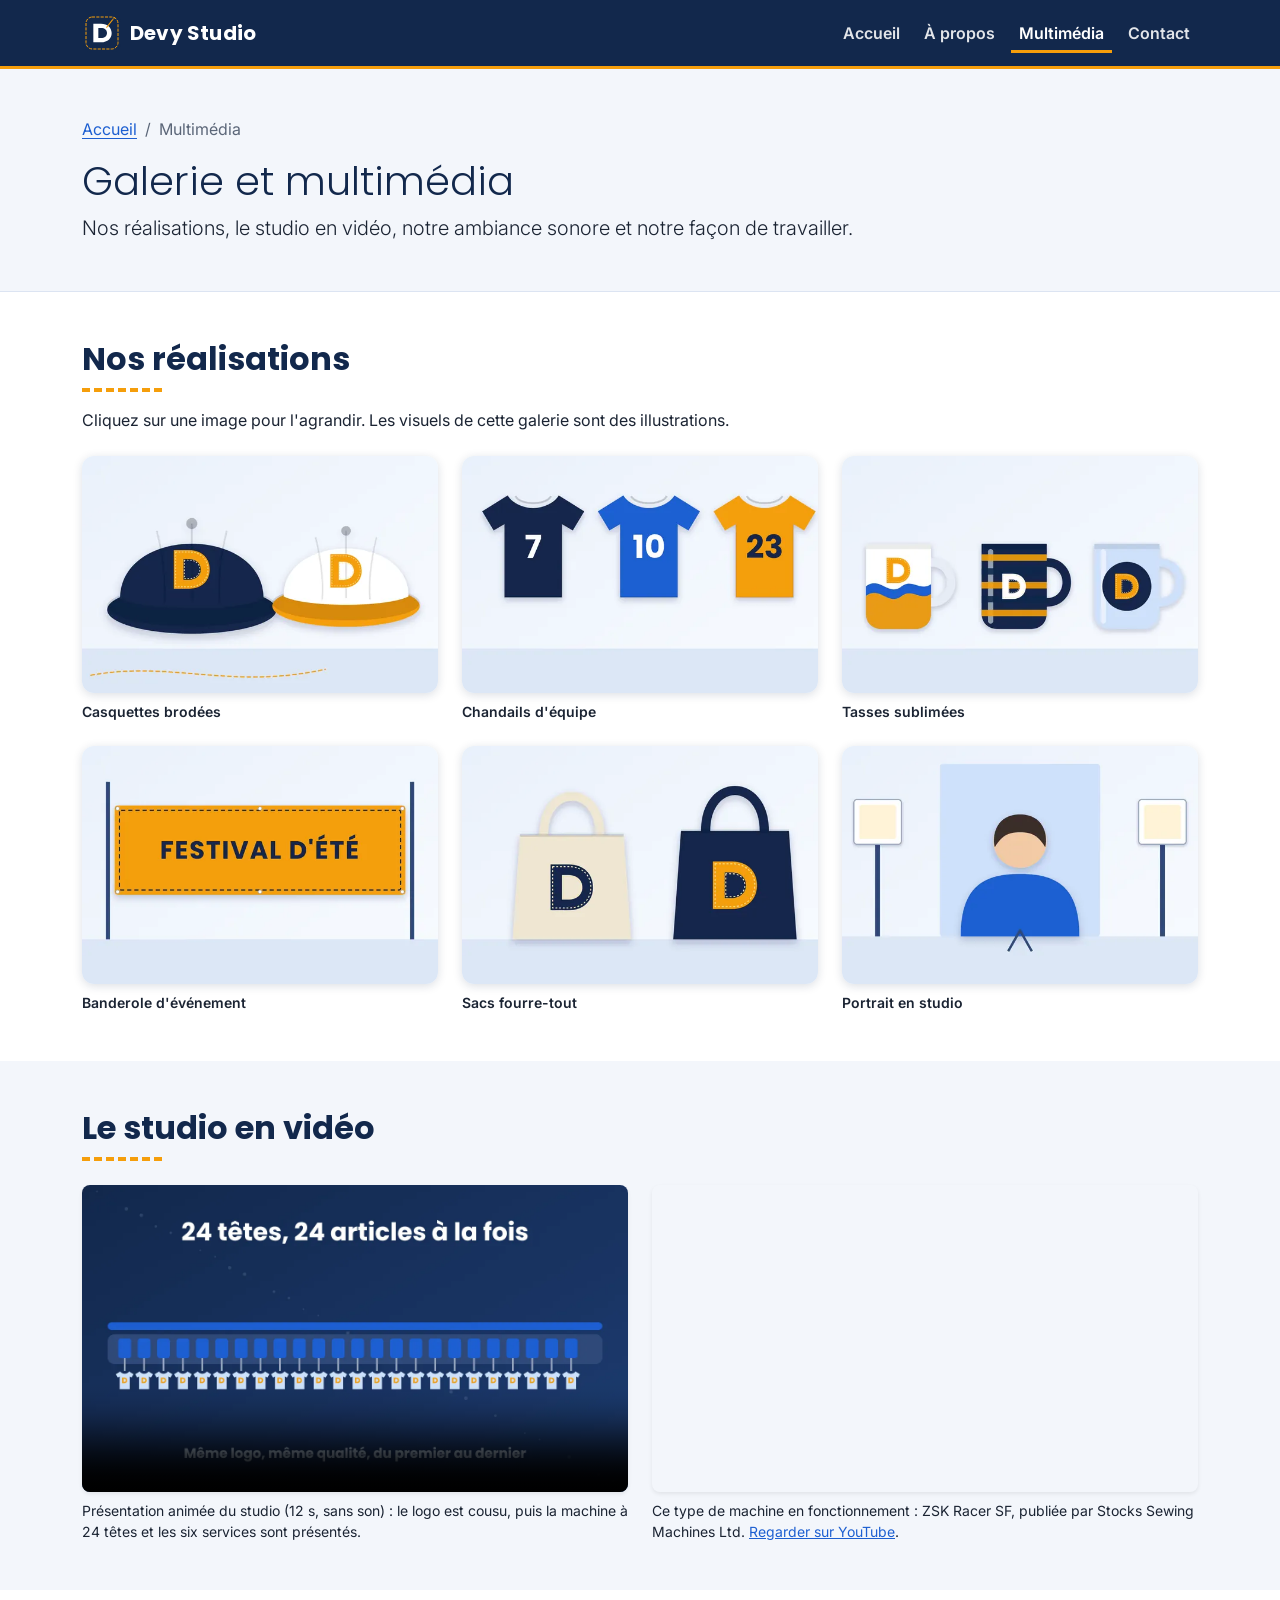
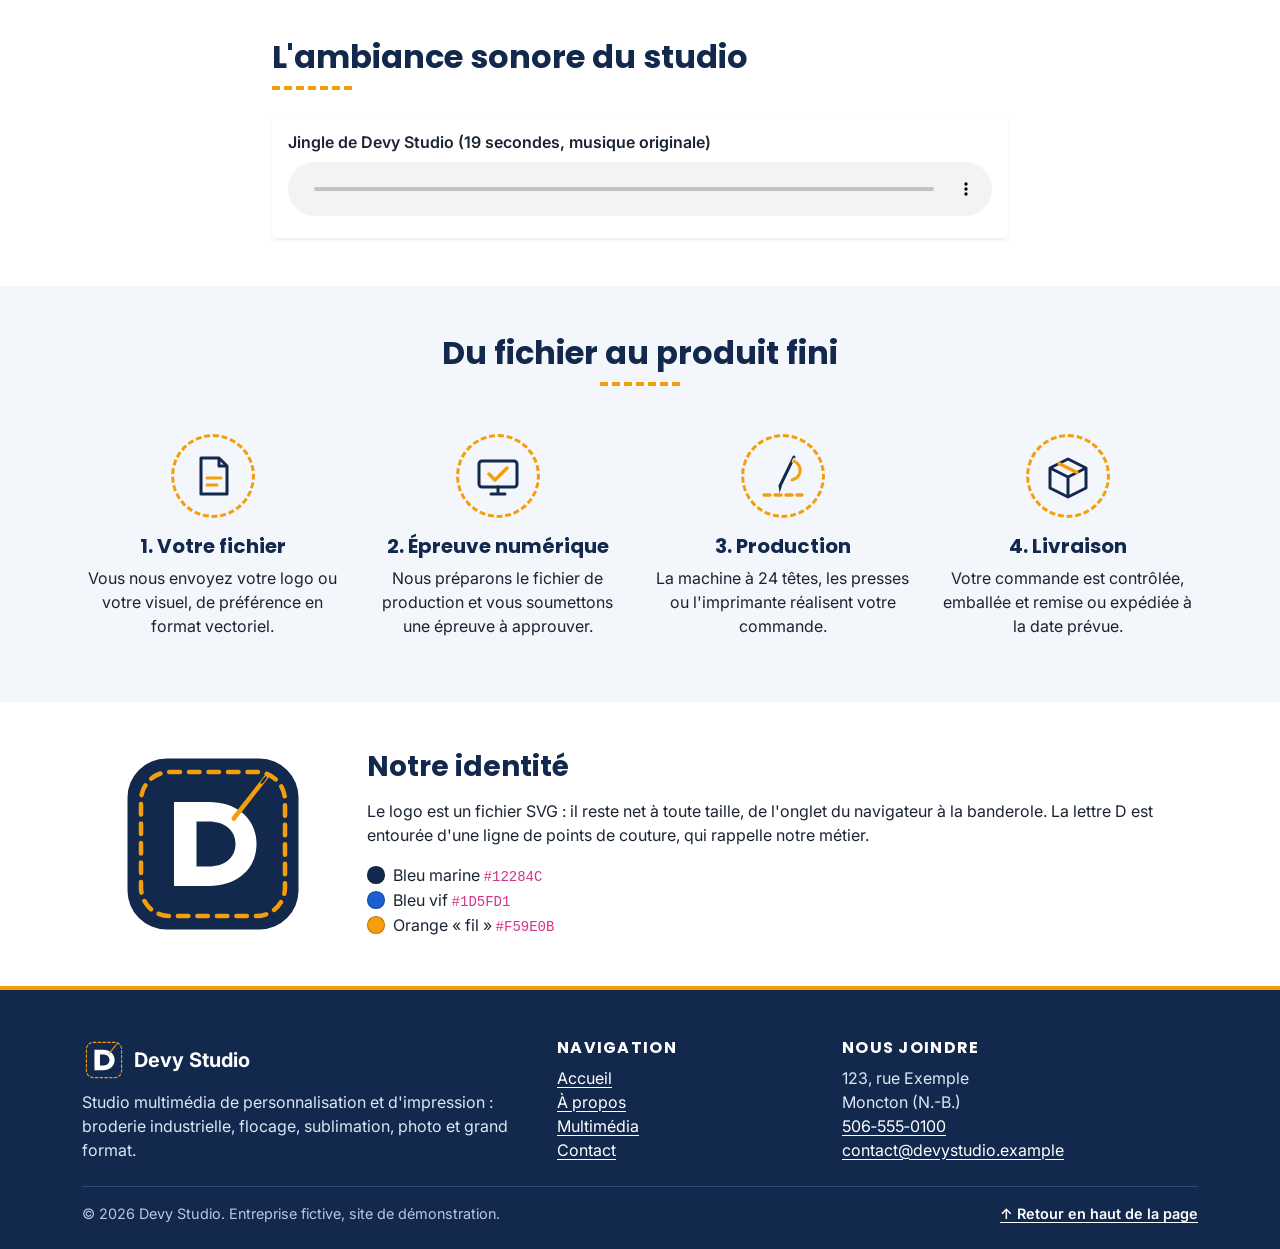
<file: multimedia.html>
<!DOCTYPE html>
<html lang="fr">
<head>
    <meta charset="UTF-8">
    <meta name="viewport" content="width=device-width, initial-scale=1.0">
    <title>Galerie et multimédia | Devy Studio</title>
    <meta name="description" content="Galerie de réalisations, vidéo de présentation, jingle et processus de production de Devy Studio.">
    <meta name="theme-color" content="#12284C">
    <link rel="icon" type="image/svg+xml" href="images/logo.svg">
    <!-- Polices Google : Poppins (titres) et Inter (texte) -->
    <link rel="preconnect" href="https://fonts.googleapis.com">
    <link rel="preconnect" href="https://fonts.gstatic.com" crossorigin>
    <link href="https://fonts.googleapis.com/css2?family=Inter:wght@400;600&amp;family=Poppins:wght@600;700&amp;display=swap" rel="stylesheet">
    <!-- Bootstrap 5.3 -->
    <link href="https://cdn.jsdelivr.net/npm/bootstrap@5.3.8/dist/css/bootstrap.min.css" rel="stylesheet" integrity="sha384-sRIl4kxILFvY47J16cr9ZwB07vP4J8+LH7qKQnuqkuIAvNWLzeN8tE5YBujZqJLB" crossorigin="anonymous">
    <!-- Feuille de style personnalisée (chargée après Bootstrap pour pouvoir le personnaliser) -->
    <link rel="stylesheet" href="css/style.css">
</head>
<body id="haut">
    <a class="skip-link" href="#contenu">Aller au contenu principal</a>

    <!-- ===== EN-TÊTE ET NAVIGATION ===== -->
    <header class="site-header sticky-top">
        <nav class="navbar navbar-expand-lg bg-navy" data-bs-theme="dark" aria-label="Navigation principale">
            <div class="container">
                <a class="navbar-brand d-flex align-items-center gap-2" href="index.html">
                    <img src="images/logo.svg" alt="" width="40" height="40">
                    <span>Devy Studio</span>
                </a>
                <button class="navbar-toggler" type="button" data-bs-toggle="collapse" data-bs-target="#menuPrincipal"
                    aria-controls="menuPrincipal" aria-expanded="false" aria-label="Ouvrir ou fermer le menu">
                    <span class="navbar-toggler-icon"></span>
                </button>
                <div class="collapse navbar-collapse" id="menuPrincipal">
                    <ul class="navbar-nav ms-auto mb-2 mb-lg-0 gap-lg-2">
                        <li class="nav-item"><a class="nav-link" href="index.html">Accueil</a></li>
                        <li class="nav-item"><a class="nav-link" href="apropos.html">À propos</a></li>
                        <li class="nav-item"><a class="nav-link active" href="multimedia.html" aria-current="page">Multimédia</a></li>
                        <li class="nav-item"><a class="nav-link" href="contact.html">Contact</a></li>
                    </ul>
                </div>
            </div>
        </nav>
    </header>

    <main id="contenu" tabindex="-1">
        <!-- ===== EN-TÊTE DE PAGE ===== -->
        <section class="page-header py-4 py-lg-5">
            <div class="container">
                <nav aria-label="Fil d'Ariane">
                    <ol class="breadcrumb mb-3">
                        <li class="breadcrumb-item"><a href="index.html">Accueil</a></li>
                        <li class="breadcrumb-item active" aria-current="page">Multimédia</li>
                    </ol>
                </nav>
                <h1 class="display-6 mb-2">Galerie et multimédia</h1>
                <p class="lead mb-0">Nos réalisations, le studio en vidéo, notre ambiance sonore et notre façon de travailler.</p>
            </div>
        </section>

        <!-- ===== GALERIE ===== -->
        <section id="galerie" class="py-5" aria-labelledby="titre-galerie">
            <div class="container">
                <h2 id="titre-galerie" class="section-title mb-3">Nos réalisations</h2>
                <p class="mb-4">Cliquez sur une image pour l'agrandir. Les visuels de cette galerie sont des illustrations.</p>
                <div class="row g-3 g-md-4">
                    <div class="col-6 col-md-4">
                        <figure class="mb-0">
                            <button type="button" class="galerie-btn" data-bs-toggle="modal" data-bs-target="#modalGalerie"
                                data-src="images/galerie-casquettes-1200.webp" data-titre="Casquettes brodées" data-alt="Deux casquettes brodées du logo D : une bleu marine, une blanche à visière orange." data-texte="Broderie du logo sur casquettes, en série de 24."
                                aria-label="Agrandir l'image : Casquettes brodées">
                                <img src="images/galerie-casquettes-600.webp" srcset="images/galerie-casquettes-600.webp 600w, images/galerie-casquettes-1200.webp 1200w" sizes="(min-width: 992px) 360px, (min-width: 768px) 33vw, 50vw" width="1200" height="800" alt="Deux casquettes brodées du logo D : une bleu marine, une blanche à visière orange." class="img-fluid" loading="lazy">
                            </button>
                            <figcaption class="small mt-2 fw-semibold">Casquettes brodées</figcaption>
                        </figure>
                    </div>
                    <div class="col-6 col-md-4">
                        <figure class="mb-0">
                            <button type="button" class="galerie-btn" data-bs-toggle="modal" data-bs-target="#modalGalerie"
                                data-src="images/galerie-chandails-1200.webp" data-titre="Chandails d'équipe" data-alt="Trois chandails d'équipe floqués : bleu marine numéro 7, bleu numéro 10 et orange numéro 23." data-texte="Numéros en flocage flex pour une équipe sportive."
                                aria-label="Agrandir l'image : Chandails d'équipe">
                                <img src="images/galerie-chandails-600.webp" srcset="images/galerie-chandails-600.webp 600w, images/galerie-chandails-1200.webp 1200w" sizes="(min-width: 992px) 360px, (min-width: 768px) 33vw, 50vw" width="1200" height="800" alt="Trois chandails d'équipe floqués : bleu marine numéro 7, bleu numéro 10 et orange numéro 23." class="img-fluid" loading="lazy">
                            </button>
                            <figcaption class="small mt-2 fw-semibold">Chandails d'équipe</figcaption>
                        </figure>
                    </div>
                    <div class="col-6 col-md-4">
                        <figure class="mb-0">
                            <button type="button" class="galerie-btn" data-bs-toggle="modal" data-bs-target="#modalGalerie"
                                data-src="images/galerie-tasses-1200.webp" data-titre="Tasses sublimées" data-alt="Trois tasses personnalisées par sublimation : motif de vagues orange et bleu, rayures marine et orange, médaillon marine." data-texte="Trois motifs imprimés en pleine couleur par sublimation."
                                aria-label="Agrandir l'image : Tasses sublimées">
                                <img src="images/galerie-tasses-600.webp" srcset="images/galerie-tasses-600.webp 600w, images/galerie-tasses-1200.webp 1200w" sizes="(min-width: 992px) 360px, (min-width: 768px) 33vw, 50vw" width="1200" height="800" alt="Trois tasses personnalisées par sublimation : motif de vagues orange et bleu, rayures marine et orange, médaillon marine." class="img-fluid" loading="lazy">
                            </button>
                            <figcaption class="small mt-2 fw-semibold">Tasses sublimées</figcaption>
                        </figure>
                    </div>
                    <div class="col-6 col-md-4">
                        <figure class="mb-0">
                            <button type="button" class="galerie-btn" data-bs-toggle="modal" data-bs-target="#modalGalerie"
                                data-src="images/galerie-banderole-1200.webp" data-titre="Banderole d'événement" data-alt="Banderole orange « Festival d'été » tendue entre deux poteaux." data-texte="Banderole grand format avec œillets de fixation."
                                aria-label="Agrandir l'image : Banderole d'événement">
                                <img src="images/galerie-banderole-600.webp" srcset="images/galerie-banderole-600.webp 600w, images/galerie-banderole-1200.webp 1200w" sizes="(min-width: 992px) 360px, (min-width: 768px) 33vw, 50vw" width="1200" height="800" alt="Banderole orange « Festival d'été » tendue entre deux poteaux." class="img-fluid" loading="lazy">
                            </button>
                            <figcaption class="small mt-2 fw-semibold">Banderole d'événement</figcaption>
                        </figure>
                    </div>
                    <div class="col-6 col-md-4">
                        <figure class="mb-0">
                            <button type="button" class="galerie-btn" data-bs-toggle="modal" data-bs-target="#modalGalerie"
                                data-src="images/galerie-sacs-1200.webp" data-titre="Sacs fourre-tout" data-alt="Deux sacs fourre-tout portant le logo D : un beige avec le logo marine, un marine avec le logo orange." data-texte="Sacs brodés pour une campagne de fidélisation."
                                aria-label="Agrandir l'image : Sacs fourre-tout">
                                <img src="images/galerie-sacs-600.webp" srcset="images/galerie-sacs-600.webp 600w, images/galerie-sacs-1200.webp 1200w" sizes="(min-width: 992px) 360px, (min-width: 768px) 33vw, 50vw" width="1200" height="800" alt="Deux sacs fourre-tout portant le logo D : un beige avec le logo marine, un marine avec le logo orange." class="img-fluid" loading="lazy">
                            </button>
                            <figcaption class="small mt-2 fw-semibold">Sacs fourre-tout</figcaption>
                        </figure>
                    </div>
                    <div class="col-6 col-md-4">
                        <figure class="mb-0">
                            <button type="button" class="galerie-btn" data-bs-toggle="modal" data-bs-target="#modalGalerie"
                                data-src="images/galerie-portrait-1200.webp" data-titre="Portrait en studio" data-alt="Séance de portrait en studio : une personne devant un fond bleu clair, entre deux éclairages." data-texte="Séance photo avec retouche et livraison numérique."
                                aria-label="Agrandir l'image : Portrait en studio">
                                <img src="images/galerie-portrait-600.webp" srcset="images/galerie-portrait-600.webp 600w, images/galerie-portrait-1200.webp 1200w" sizes="(min-width: 992px) 360px, (min-width: 768px) 33vw, 50vw" width="1200" height="800" alt="Séance de portrait en studio : une personne devant un fond bleu clair, entre deux éclairages." class="img-fluid" loading="lazy">
                            </button>
                            <figcaption class="small mt-2 fw-semibold">Portrait en studio</figcaption>
                        </figure>
                    </div>
                </div>
            </div>
        </section>

        <!-- ===== VIDÉOS ===== -->
        <section id="videos" class="py-5 bg-light-ds" aria-labelledby="titre-videos">
            <div class="container">
                <h2 id="titre-videos" class="section-title mb-4">Le studio en vidéo</h2>
                <div class="row g-4">
                    <div class="col-12 col-lg-6">
                        <!-- Vidéo locale : élément <video>, contrôles, ratio 16:9 conservé -->
                        <figure class="mb-0">
                            <div class="ratio ratio-16x9 rounded-3 overflow-hidden shadow-sm">
                                <video controls preload="metadata" playsinline poster="images/video-poster.webp" aria-describedby="legende-video-locale">
                                    <source src="video/presentation-studio.mp4" type="video/mp4">
                                    <p>Votre navigateur ne peut pas lire cette vidéo. <a href="video/presentation-studio.mp4">Télécharger la vidéo (MP4)</a>.</p>
                                </video>
                            </div>
                            <figcaption id="legende-video-locale" class="small mt-2">Présentation animée du studio (12 s, sans son) : le logo est cousu, puis la machine à 24 têtes et les six services sont présentés.</figcaption>
                        </figure>
                    </div>
                    <div class="col-12 col-lg-6">
                        <!-- Vidéo externe : iframe YouTube dans un conteneur .ratio pour garder le ratio 16:9 -->
                        <figure class="mb-0">
                            <div class="ratio ratio-16x9 rounded-3 overflow-hidden shadow-sm">
                                <iframe src="https://www.youtube-nocookie.com/embed/MIrALR5N4Co"
                                    title="Vidéo YouTube : ZSK Racer SF, machine à broder industrielle multi-têtes"
                                    loading="lazy" referrerpolicy="strict-origin-when-cross-origin"
                                    allow="accelerometer; encrypted-media; gyroscope; picture-in-picture" allowfullscreen></iframe>
                            </div>
                            <figcaption class="small mt-2">Ce type de machine en fonctionnement : ZSK Racer SF, publiée par Stocks Sewing Machines Ltd. <a href="https://www.youtube.com/watch?v=MIrALR5N4Co" target="_blank" rel="noopener noreferrer">Regarder sur YouTube<span class="visually-hidden"> (s'ouvre dans un nouvel onglet)</span></a>.</figcaption>
                        </figure>
                    </div>
                </div>
            </div>
        </section>

        <!-- ===== AUDIO ===== -->
        <section id="audio" class="py-5" aria-labelledby="titre-audio">
            <div class="container">
                <div class="row justify-content-center">
                    <div class="col-12 col-lg-8">
                        <h2 id="titre-audio" class="section-title mb-4">L'ambiance sonore du studio</h2>
                        <div class="card border-0 shadow-sm">
                            <div class="card-body">
                                <p id="legende-audio" class="fw-semibold mb-2">Jingle de Devy Studio (19 secondes, musique originale)</p>
                                <audio controls preload="none" class="w-100" aria-describedby="legende-audio">
                                    <source src="audio/jingle-devy-studio.mp3" type="audio/mpeg">
                                    <p>Votre navigateur ne peut pas lire ce fichier audio. <a href="audio/jingle-devy-studio.mp3">Télécharger le jingle (MP3)</a>.</p>
                                </audio>
                            </div>
                        </div>
                    </div>
                </div>
            </div>
        </section>

        <!-- ===== PROCESSUS (icônes SVG) ===== -->
        <section id="processus" class="py-5 bg-light-ds" aria-labelledby="titre-processus">
            <div class="container">
                <h2 id="titre-processus" class="section-title text-center mb-5">Du fichier au produit fini</h2>
                <div class="row g-4">
                    <div class="col-12 col-sm-6 col-lg-3 text-center">
                        <span class="etape-icone">
                            <svg viewBox="0 0 48 48" width="48" height="48" aria-hidden="true" focusable="false"><path d="M12 6h18l8 8v28H12z" fill="none" stroke="#12284C" stroke-width="3" stroke-linejoin="round"/><path d="M30 6v8h8" fill="none" stroke="#12284C" stroke-width="3" stroke-linejoin="round"/><path d="M18 26h14M18 33h10" stroke="#F59E0B" stroke-width="3" stroke-linecap="round"/></svg>
                        </span>
                        <h3 class="h5">1. Votre fichier</h3>
                        <p>Vous nous envoyez votre logo ou votre visuel, de préférence en format vectoriel.</p>
                    </div>
                    <div class="col-12 col-sm-6 col-lg-3 text-center">
                        <span class="etape-icone">
                            <svg viewBox="0 0 48 48" width="48" height="48" aria-hidden="true" focusable="false"><rect x="5" y="9" width="38" height="26" rx="3" fill="none" stroke="#12284C" stroke-width="3"/><path d="M17 42h14M24 35v7" stroke="#12284C" stroke-width="3" stroke-linecap="round"/><path d="M15 22l6 6 12-12" fill="none" stroke="#F59E0B" stroke-width="3.5" stroke-linecap="round" stroke-linejoin="round"/></svg>
                        </span>
                        <h3 class="h5">2. Épreuve numérique</h3>
                        <p>Nous préparons le fichier de production et vous soumettons une épreuve à approuver.</p>
                    </div>
                    <div class="col-12 col-sm-6 col-lg-3 text-center">
                        <span class="etape-icone">
                            <svg viewBox="0 0 48 48" width="48" height="48" aria-hidden="true" focusable="false"><path d="M35 5L21 34" stroke="#12284C" stroke-width="3" stroke-linecap="round"/><path d="M19.6 33.5L22.6 35L20.6 41Z" fill="#12284C"/><ellipse cx="34.3" cy="8.2" rx="1" ry="2.8" transform="rotate(25 34.3 8.2)" fill="#F3F6FB"/><path d="M35 9C44 14 43 25 33 28" fill="none" stroke="#F59E0B" stroke-width="3" stroke-linecap="round"/><path d="M5 43h38" stroke="#F59E0B" stroke-width="3.5" stroke-linecap="round" stroke-dasharray="6 5"/></svg>
                        </span>
                        <h3 class="h5">3. Production</h3>
                        <p>La machine à 24 têtes, les presses ou l'imprimante réalisent votre commande.</p>
                    </div>
                    <div class="col-12 col-sm-6 col-lg-3 text-center">
                        <span class="etape-icone">
                            <svg viewBox="0 0 48 48" width="48" height="48" aria-hidden="true" focusable="false"><path d="M6 16l18-9 18 9v20l-18 9-18-9z" fill="none" stroke="#12284C" stroke-width="3" stroke-linejoin="round"/><path d="M6 16l18 9 18-9M24 25v20" fill="none" stroke="#12284C" stroke-width="3" stroke-linejoin="round"/><path d="M15 11.5l18 9" stroke="#F59E0B" stroke-width="3.5" stroke-linecap="round"/></svg>
                        </span>
                        <h3 class="h5">4. Livraison</h3>
                        <p>Votre commande est contrôlée, emballée et remise ou expédiée à la date prévue.</p>
                    </div>
                </div>
            </div>
        </section>

        <!-- ===== IDENTITÉ VISUELLE (logo SVG) ===== -->
        <section id="identite" class="py-5" aria-labelledby="titre-identite">
            <div class="container">
                <div class="row align-items-center g-4">
                    <div class="col-12 col-sm-5 col-md-4 col-lg-3 text-center">
                        <img src="images/logo.svg" alt="Logo de Devy Studio : la lettre D blanche dans un carré bleu marine bordé de points de couture orange, avec une aiguille" width="180" height="180" class="img-fluid" loading="lazy">
                    </div>
                    <div class="col-12 col-sm-7 col-md-8 col-lg-9">
                        <h2 id="titre-identite" class="h3 mb-3">Notre identité</h2>
                        <p>Le logo est un fichier SVG : il reste net à toute taille, de l'onglet du navigateur à la banderole. La lettre D est entourée d'une ligne de points de couture, qui rappelle notre métier.</p>
                        <ul class="list-unstyled mb-0">
                            <li><span class="pastille" style="background:#12284C"></span>Bleu marine <code>#12284C</code></li>
                            <li><span class="pastille" style="background:#1D5FD1"></span>Bleu vif <code>#1D5FD1</code></li>
                            <li><span class="pastille" style="background:#F59E0B"></span>Orange « fil » <code>#F59E0B</code></li>
                        </ul>
                    </div>
                </div>
            </div>
        </section>

        <!-- ===== FENÊTRE MODALE : agrandissement des images de la galerie ===== -->
        <div class="modal fade" id="modalGalerie" tabindex="-1" aria-labelledby="modalGalerieTitre">
            <div class="modal-dialog modal-lg modal-dialog-centered">
                <div class="modal-content">
                    <div class="modal-header">
                        <h2 class="modal-title fs-5" id="modalGalerieTitre">Image</h2>
                        <button type="button" class="btn-close" data-bs-dismiss="modal" aria-label="Fermer"></button>
                    </div>
                    <div class="modal-body p-0">
                        <img id="modalGalerieImg" src="images/galerie-casquettes-1200.webp" width="1200" height="800" alt="" class="img-fluid w-100">
                    </div>
                    <div class="modal-footer justify-content-start">
                        <p class="mb-0" id="modalGalerieTexte"></p>
                    </div>
                </div>
            </div>
        </div>
    </main>

    <!-- ===== PIED DE PAGE ===== -->
    <footer class="site-footer">
        <div class="container">
            <div class="row g-4">
                <div class="col-12 col-md-5">
                    <p class="d-flex align-items-center gap-2 mb-2 fs-5 fw-bold text-white">
                        <img src="images/logo.svg" alt="" width="44" height="44">
                        Devy Studio
                    </p>
                    <p class="mb-0">Studio multimédia de personnalisation et d'impression : broderie industrielle, flocage, sublimation, photo et grand format.</p>
                </div>
                <div class="col-6 col-md-3">
                    <h2>Navigation</h2>
                    <ul class="list-unstyled mb-0">
                        <li><a href="index.html">Accueil</a></li>
                        <li><a href="apropos.html">À propos</a></li>
                        <li><a href="multimedia.html">Multimédia</a></li>
                        <li><a href="contact.html">Contact</a></li>
                    </ul>
                </div>
                <div class="col-6 col-md-4">
                    <h2>Nous joindre</h2>
                    <address>
                        123, rue Exemple<br>
                        Moncton (N.-B.)<br>
                        <a href="tel:+15065550100">506&#8209;555&#8209;0100</a><br>
                        <a href="mailto:contact@devystudio.example">contact@devystudio.example</a>
                    </address>
                </div>
            </div>
            <div class="legal d-flex flex-column flex-sm-row justify-content-between gap-2 mt-4 pt-3">
                <p class="mb-0">&copy; 2026 Devy Studio. Entreprise fictive, site de démonstration.</p>
                <p class="mb-0"><a class="retour-haut" href="#haut">&uarr; Retour en haut de la page</a></p>
            </div>
        </div>
    </footer>

    <!-- JavaScript de Bootstrap (menu hamburger, accordéon, fenêtre modale) -->
    <script src="https://cdn.jsdelivr.net/npm/bootstrap@5.3.8/dist/js/bootstrap.bundle.min.js" integrity="sha384-FKyoEForCGlyvwx9Hj09JcYn3nv7wiPVlz7YYwJrWVcXK/BmnVDxM+D2scQbITxI" crossorigin="anonymous"></script>
    <script src="js/galerie.js"></script>
</body>
</html>
</file>
<file: css/style.css>
/* =========================================================
   Devy Studio — feuille de style personnalisée
   Bootstrap 5.3 gère la grille, les composants et les utilitaires.
   Ce fichier ne contient que l'identité visuelle (couleurs,
   typographie, détails) et quelques cas que Bootstrap ne couvre pas.
   ========================================================= */

/* ---------- 1. Variables : palette et typographie ---------- */
:root {
    --ds-navy: #12284C;        /* bleu marine : navbar, hero, pied de page */
    --ds-blue: #1D5FD1;        /* bleu vif : liens, boutons principaux   */
    --ds-blue-dark: #174AA6;
    --ds-orange: #F59E0B;      /* orange « fil » : accents               */
    --ds-orange-light: #FBB03B;
    --ds-light: #F3F6FB;       /* fond des sections claires              */
    --ds-ink: #1B2433;         /* texte courant                          */
    --ds-muted: #5B6678;       /* texte secondaire (contraste 5,8:1)     */

    /* On réutilise les variables de Bootstrap plutôt que de réécrire ses règles */
    --bs-body-font-family: 'Inter', system-ui, -apple-system, 'Segoe UI', Roboto, Arial, sans-serif;
    --bs-body-color: var(--ds-ink);
    --bs-body-color-rgb: 27, 36, 51;
    --bs-heading-color: var(--ds-navy);
    --bs-primary: var(--ds-blue);
    --bs-primary-rgb: 29, 95, 209;
    --bs-link-color: var(--ds-blue);
    --bs-link-color-rgb: 29, 95, 209;
    --bs-link-hover-color: var(--ds-blue-dark);
    --bs-link-hover-color-rgb: 23, 74, 166;
    --bs-secondary-color: var(--ds-muted);
}

h1, h2, h3, h4, h5, h6,
.h1, .h2, .h3, .h4, .h5, .h6,
.navbar-brand, .display-5 {
    font-family: 'Poppins', 'Inter', system-ui, sans-serif;
    font-weight: 700;
}

/* Le texte courant reste lisible : les liens sont soulignés (pas seulement colorés) */
main p a, main li a:not(.btn):not(.nav-link):not(.list-group-item), footer a {
    text-decoration: underline;
    text-underline-offset: 3px;
}

/* ---------- 2. Accessibilité ---------- */
.skip-link {
    position: absolute;
    left: -9999px;
    top: 0;
    z-index: 2000;
    padding: .75rem 1rem;
    background: #fff;
    color: var(--ds-navy);
    font-weight: 600;
}
.skip-link:focus { left: 0; }

:focus-visible {
    outline: 3px solid var(--ds-blue);
    outline-offset: 2px;
}
.navbar :focus-visible,
.hero :focus-visible,
.site-footer :focus-visible {
    outline-color: var(--ds-orange);
}

main:focus { outline: none; }

/* ---------- 3. Boutons ---------- */
.btn-primary {
    --bs-btn-bg: var(--ds-blue);
    --bs-btn-border-color: var(--ds-blue);
    --bs-btn-hover-bg: var(--ds-blue-dark);
    --bs-btn-hover-border-color: var(--ds-blue-dark);
    --bs-btn-active-bg: #123C85;
    --bs-btn-active-border-color: #123C85;
    --bs-btn-disabled-bg: var(--ds-blue);
    --bs-btn-disabled-border-color: var(--ds-blue);
    --bs-btn-font-weight: 600;
}

/* Bouton d'appel à l'action : texte foncé sur orange (contraste 7,3:1) */
.btn-accent {
    --bs-btn-color: var(--ds-ink);
    --bs-btn-bg: var(--ds-orange);
    --bs-btn-border-color: var(--ds-orange);
    --bs-btn-hover-color: var(--ds-ink);
    --bs-btn-hover-bg: var(--ds-orange-light);
    --bs-btn-hover-border-color: var(--ds-orange-light);
    --bs-btn-active-color: var(--ds-ink);
    --bs-btn-active-bg: #D98B06;
    --bs-btn-active-border-color: #D98B06;
    --bs-btn-font-weight: 600;
}

/* ---------- 3b. Champs de formulaire : bordure assez contrastée (4,3:1) pour repérer chaque champ ---------- */
.form-control, .form-select, .form-check-input:not(:checked) {
    border-color: #6B7A94;
}

/* ---------- 4. Navigation ---------- */
.bg-navy { background-color: var(--ds-navy); }

.site-header .navbar {
    --bs-navbar-color: rgba(255, 255, 255, .88);
    --bs-navbar-hover-color: #fff;
    --bs-navbar-active-color: #fff;
    border-bottom: 3px solid var(--ds-orange);
}
.site-header .navbar-brand { font-size: 1.25rem; letter-spacing: .2px; }
.site-header .nav-link { font-weight: 600; }

/* Le lien actif n'est pas signalé par la couleur seule : barre orange dessous */
.site-header .nav-link.active {
    box-shadow: inset 0 -3px 0 var(--ds-orange);
}
@media (max-width: 991.98px) {
    .site-header .nav-link.active {
        box-shadow: inset 4px 0 0 var(--ds-orange);
        padding-left: .75rem;
    }
}

/* ---------- 5. Section héros (accueil) ---------- */
.hero {
    position: relative;
    overflow: hidden;
    color: #fff;
    background: linear-gradient(135deg, var(--ds-navy) 0%, #1D3C72 100%);
}
.hero h1 { color: #fff; }
.hero .lead { color: #E3ECFA; }
.hero .eyebrow { color: var(--ds-orange); }
/* Ligne de couture décorative en bas du héros */
.hero::after {
    content: "";
    position: absolute;
    left: 0;
    right: 0;
    bottom: 14px;
    border-top: 4px dashed var(--ds-orange);
    opacity: .8;
}

.eyebrow {
    font-family: 'Poppins', sans-serif;
    font-weight: 600;
    font-size: .85rem;
    letter-spacing: .12em;
    text-transform: uppercase;
}

/* En-tête de page secondaire */
.page-header {
    background: var(--ds-light);
    border-bottom: 1px solid #DCE4F2;
}
.breadcrumb { --bs-breadcrumb-divider-color: var(--ds-muted); --bs-breadcrumb-item-active-color: var(--ds-muted); }

/* ---------- 6. Titres de section : point de couture sous le titre ---------- */
.section-title::after {
    content: "";
    display: block;
    width: 80px;
    margin-top: .6rem;
    border-bottom: 4px dashed var(--ds-orange);
}
.section-title.text-center::after { margin-inline: auto; }

.bg-light-ds { background: var(--ds-light); }

/* ---------- 7. Chiffres ---------- */
.stat-number {
    margin: 0;
    font-family: 'Poppins', sans-serif;
    font-size: 2.75rem;
    font-weight: 700;
    line-height: 1.1;
    color: var(--ds-blue);
}

/* ---------- 8. Cartes de services ---------- */
.service-card {
    border: 0;
    overflow: hidden;
    box-shadow: 0 2px 10px rgba(18, 40, 76, .12);
    transition: transform .2s ease, box-shadow .2s ease;
}
.service-card:hover {
    transform: translateY(-4px);
    box-shadow: 0 10px 24px rgba(18, 40, 76, .18);
}
.service-card .card-title { font-size: 1.2rem; }

/* ---------- 9. Citation ---------- */
.citation {
    margin: 0;
    padding: 1.25rem 1.5rem;
    background: var(--ds-light);
    border-left: 5px solid var(--ds-orange);
    border-radius: .5rem;
}
.citation blockquote { font-size: 1.15rem; font-style: italic; margin-bottom: .75rem; }
.citation .blockquote-footer { margin-bottom: 0; color: var(--ds-muted); }

/* ---------- 10. Tableau ---------- */
.table-ds thead {
    --bs-table-bg: var(--ds-navy);
    --bs-table-color: #fff;
    --bs-table-border-color: #2F4A7A;
}
.table-ds caption { color: var(--ds-muted); font-size: .95rem; }
.table-ds { min-width: 640px; } /* défile dans son conteneur .table-responsive sur téléphone */

/* ---------- 11. Galerie ---------- */
.galerie-btn {
    display: block;
    width: 100%;
    padding: 0;
    border: 0;
    border-radius: .75rem;
    background: none;
    overflow: hidden;
    box-shadow: 0 2px 10px rgba(18, 40, 76, .15);
    transition: transform .2s ease;
}
.galerie-btn:hover { transform: scale(1.02); }
.galerie-btn img { display: block; width: 100%; height: auto; }

/* ---------- 12. Étapes du processus (icônes SVG) ---------- */
.etape-icone {
    display: inline-flex;
    align-items: center;
    justify-content: center;
    width: 84px;
    height: 84px;
    margin-bottom: 1rem;
    border-radius: 50%;
    background: var(--ds-light);
    border: 3px dashed var(--ds-orange);
}

/* Pastilles de couleur de la palette (le nom et le code sont écrits : pas seulement la couleur) */
.pastille {
    display: inline-block;
    width: 1.1rem;
    height: 1.1rem;
    margin-right: .5rem;
    vertical-align: -.15rem;
    border-radius: 50%;
    border: 1px solid rgba(0, 0, 0, .25);
}

/* ---------- 13. Pied de page ---------- */
.site-footer {
    margin-top: 0;
    padding: 3rem 0 1.5rem;
    background: var(--ds-navy);
    color: #DCE6F6;
    border-top: 4px solid var(--ds-orange);
}
.site-footer h2 { color: #fff; font-size: 1rem; text-transform: uppercase; letter-spacing: .08em; }
.site-footer a { color: #fff; overflow-wrap: anywhere; }
.site-footer a:hover { color: var(--ds-orange); }
.site-footer address { margin: 0; font-style: normal; }
.site-footer .legal { color: #B9C7E0; font-size: .9rem; border-top: 1px solid #2F4A7A; }

/* ---------- 14. Retour en haut de page ---------- */
.retour-haut { font-weight: 600; }

/* ---------- 15. Respect des préférences d'animation ---------- */
@media (prefers-reduced-motion: reduce) {
    .service-card, .galerie-btn { transition: none; }
    .service-card:hover, .galerie-btn:hover { transform: none; }
    html { scroll-behavior: auto; }
}
</file>
